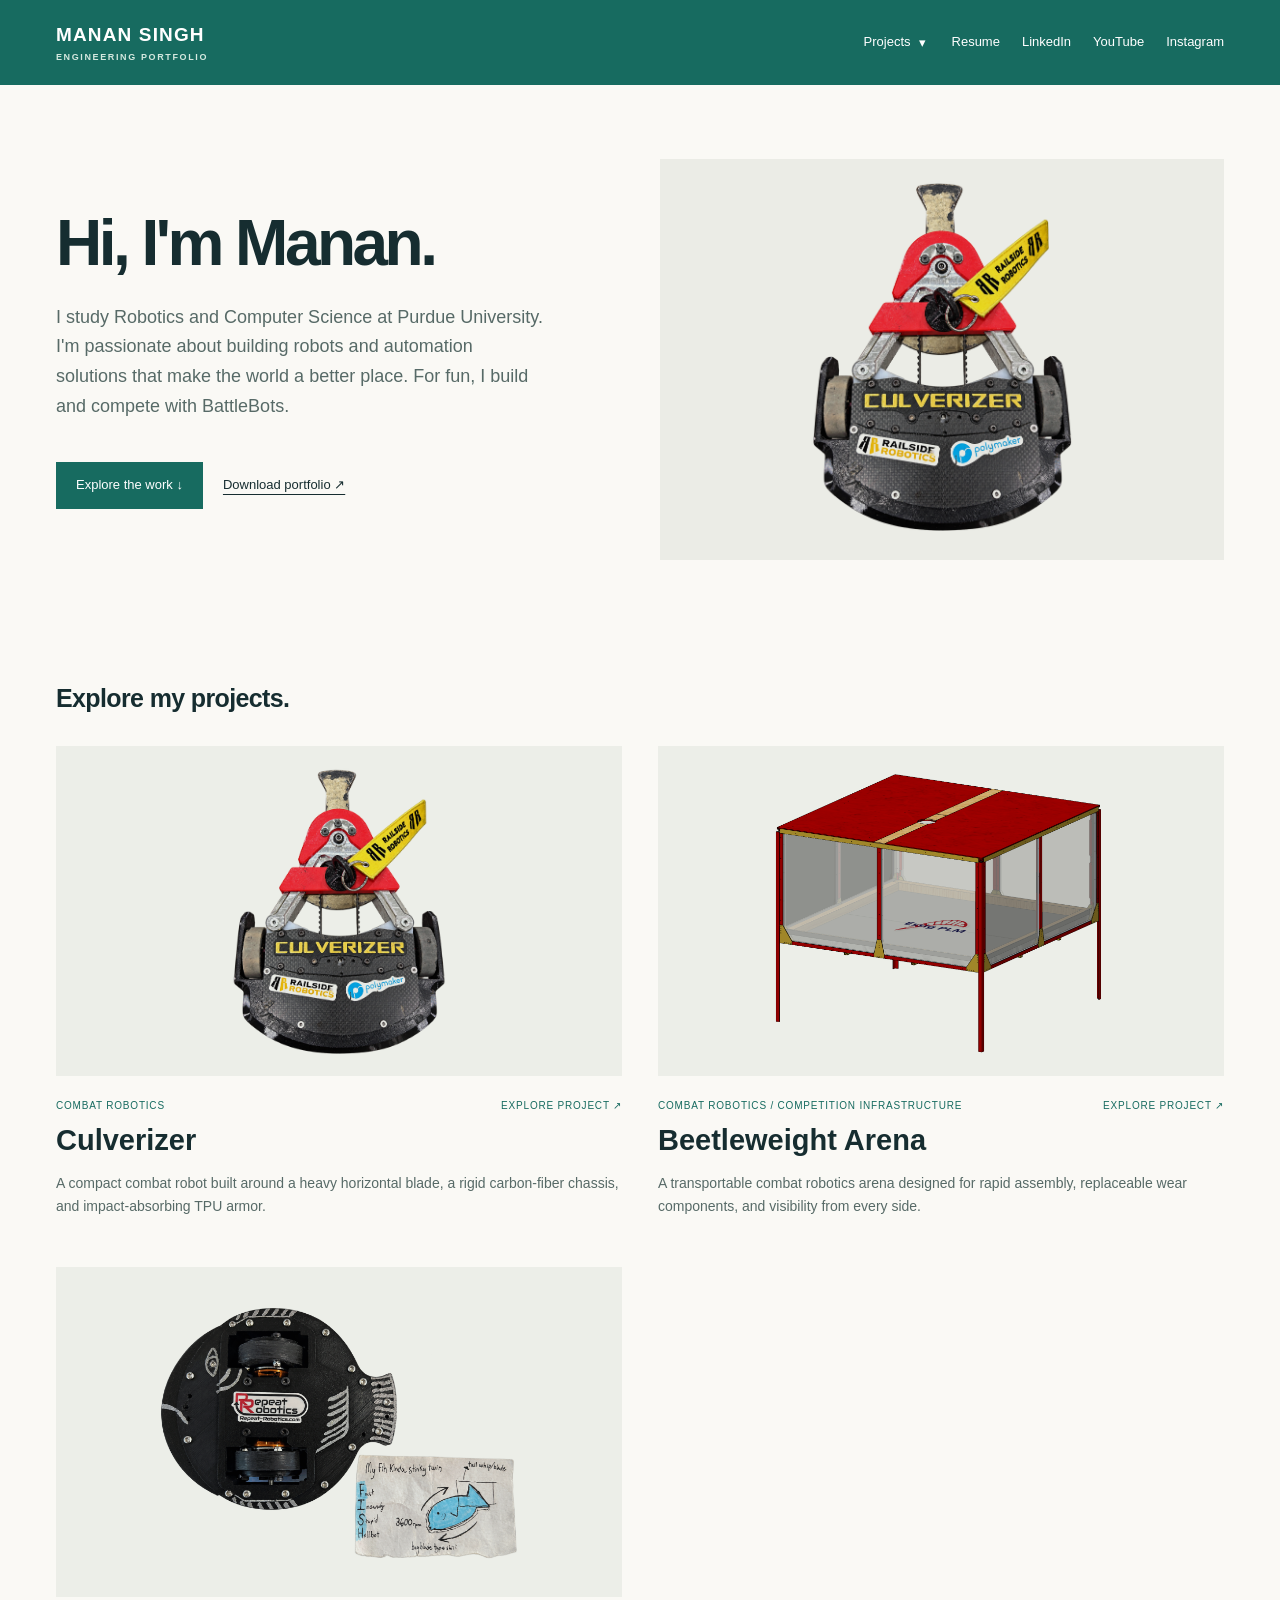
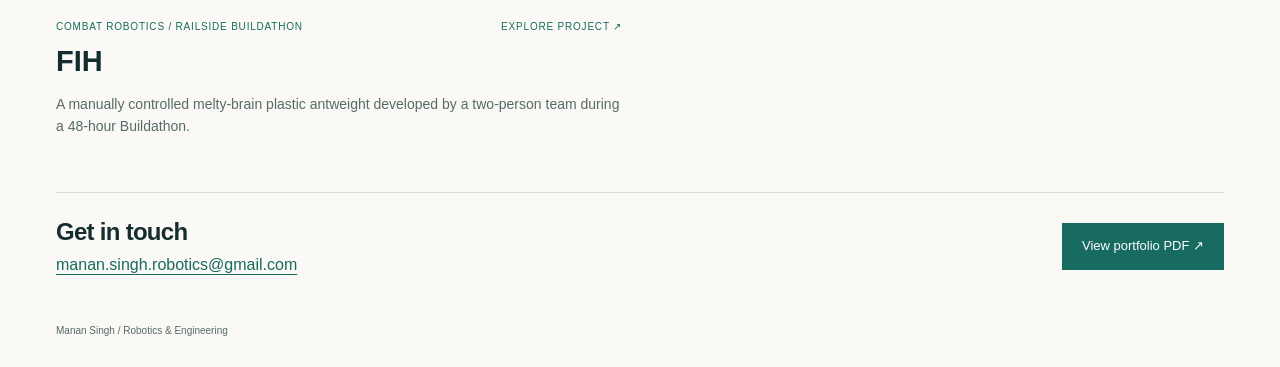
<file: index.html>
<!doctype html><html lang="en"><head><meta charset="utf-8"><meta name="viewport" content="width=device-width, initial-scale=1"><title>Home | Manan Singh</title><meta name="description" content="I study Robotics and Computer Science at Purdue University. I&#x27;m passionate about building robots and automation solutions that make the world a better place. For fun, I build and compete with BattleBots."><meta property="og:type" content="website"><meta property="og:title" content="Home | Manan Singh"><meta property="og:description" content="I study Robotics and Computer Science at Purdue University. I&#x27;m passionate about building robots and automation solutions that make the world a better place. For fun, I build and compete with BattleBots."><meta name="twitter:title" content="Home | Manan Singh"><meta name="twitter:description" content="I study Robotics and Computer Science at Purdue University. I&#x27;m passionate about building robots and automation solutions that make the world a better place. For fun, I build and compete with BattleBots."><meta name="twitter:card" content="summary"><link rel="stylesheet" href="style.css"></head><body><a class="skip" href="#main">Skip to content</a><header><a class="wordmark" href="index.html">MANAN SINGH<span>ENGINEERING PORTFOLIO</span></a><nav aria-label="Main navigation"><div class="projects-nav"><a href="index.html#work">Projects</a><details><summary aria-label="Show project categories" aria-controls="projects-menu">▾</summary></details><div class="projects-menu" id="projects-menu"><a href="combat-robotics.html">Combat Robotics</a></div></div><a href="documents/resume.pdf">Resume</a><a href="https://www.linkedin.com/in/manansingh18" target="_blank" rel="noopener noreferrer">LinkedIn</a><a href="https://www.youtube.com/@phenom4n4n" target="_blank" rel="noopener noreferrer">YouTube</a><a href="https://www.instagram.com/theboilerbreaker/" target="_blank" rel="noopener noreferrer">Instagram</a></nav></header><main id="main"><section class="hero"><div><h1>Hi, I&#x27;m Manan.</h1><p class="lead">I study Robotics and Computer Science at Purdue University. I&#x27;m passionate about building robots and automation solutions that make the world a better place. For fun, I build and compete with BattleBots.</p><a class="button" href="#work">Explore the work ↓</a><a class="text-link" href="portfolio.pdf">Download portfolio ↗</a></div><figure><img src="media/culverizer-photo-cutout.png" alt="Culverizer with its background removed, showing the chassis, weapon, and attached safety tag." width="1086" height="1448" fetchpriority="high"></figure></section><section id="work"><div class="section-heading"><h2>Explore my projects.</h2></div><div class="projects"><a class="project-card" href="culverizer.html"><div class="card-image"><img src="media/culverizer-photo-cutout.png" alt="Culverizer with its background removed, showing the chassis, weapon, and attached safety tag." width="1086" height="1448" loading="lazy"></div><div class="card-meta"><span>Combat robotics</span><span>Explore project ↗</span></div><h3>Culverizer</h3><p>A compact combat robot built around a heavy horizontal blade, a rigid carbon-fiber chassis, and impact-absorbing TPU armor.</p></a><a class="project-card" href="arena.html"><div class="card-image"><img src="media/arena.png" alt="Arena CAD assembly with an elevated floor and clear wall panels." width="1500" height="1130" loading="lazy"></div><div class="card-meta"><span>Combat Robotics / Competition Infrastructure</span><span>Explore project ↗</span></div><h3>Beetleweight Arena</h3><p>A transportable combat robotics arena designed for rapid assembly, replaceable wear components, and visibility from every side.</p></a><a class="project-card" href="fih.html"><div class="card-image"><img src="media/fih-finished-cutout-draft.png" alt="FIH with its original fish concept sketch." width="1448" height="1086" loading="lazy"></div><div class="card-meta"><span>Combat robotics / Railside Buildathon</span><span>Explore project ↗</span></div><h3>FIH</h3><p>A manually controlled melty-brain plastic antweight developed by a two-person team during a 48-hour Buildathon.</p></a></div></section><section class="closing homepage-contact" aria-labelledby="contact-title"><div><h2 id="contact-title">Get in touch</h2><a class="section-link" href="mailto:manan.singh.robotics@gmail.com">manan.singh.robotics@gmail.com</a></div><a class="button" href="portfolio.pdf">View portfolio PDF <span aria-hidden="true">↗</span></a></section></main><footer><span>Manan Singh / Robotics &amp; Engineering</span></footer><script src="navigation.js" defer></script></body></html>
</file>
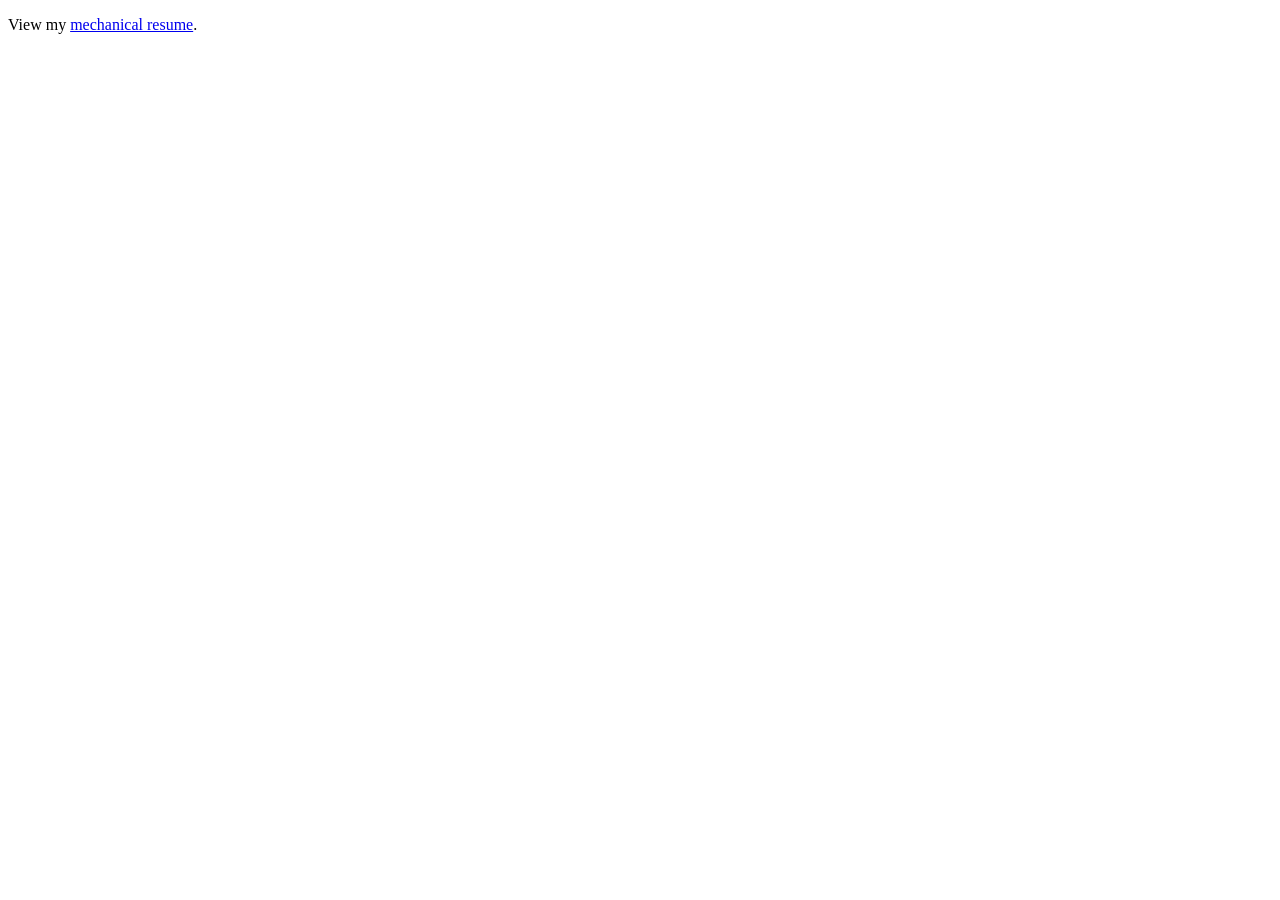
<file: resume/index.html>
<!doctype html><html lang="en"><head><meta charset="utf-8"><meta name="viewport" content="width=device-width, initial-scale=1"><title>Resume</title><meta http-equiv="refresh" content="0; url=../documents/resume.pdf"></head><body><p>View my <a href="../documents/resume.pdf">mechanical resume</a>.</p></body></html>
</file>
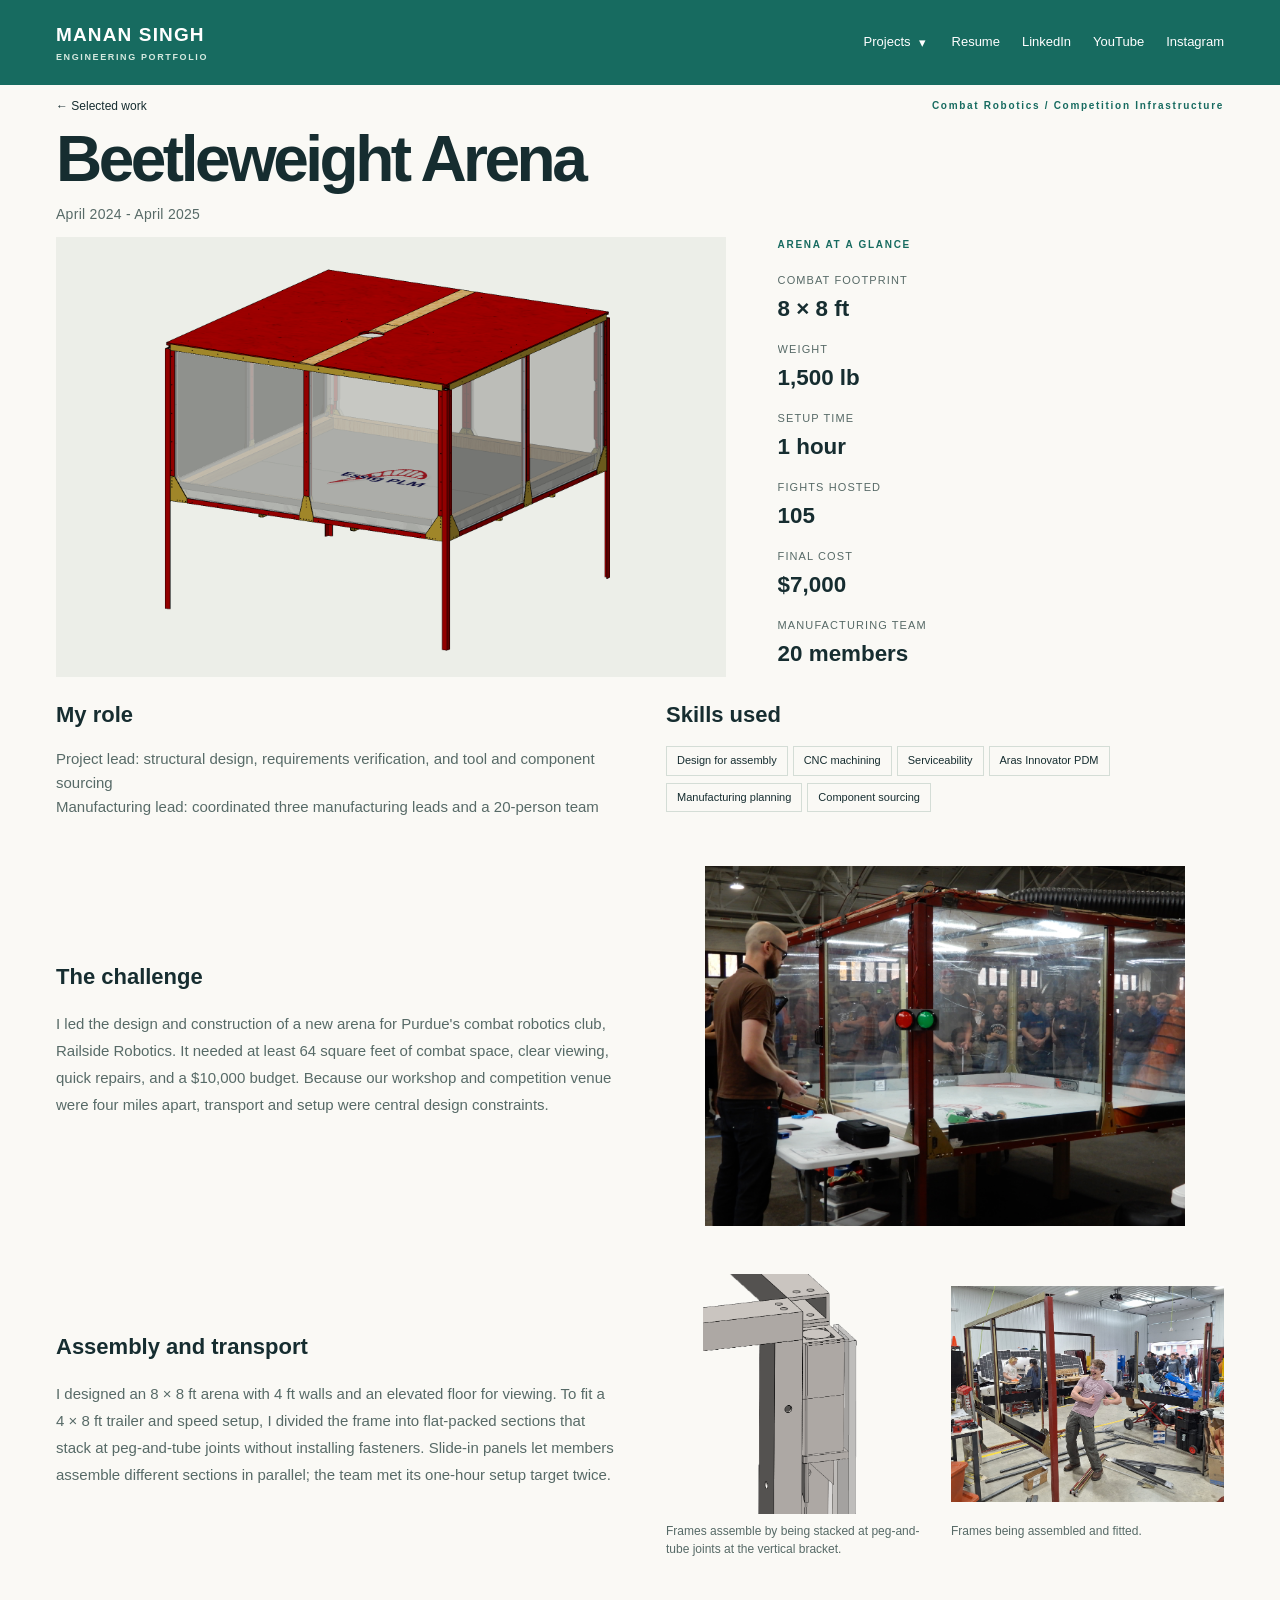
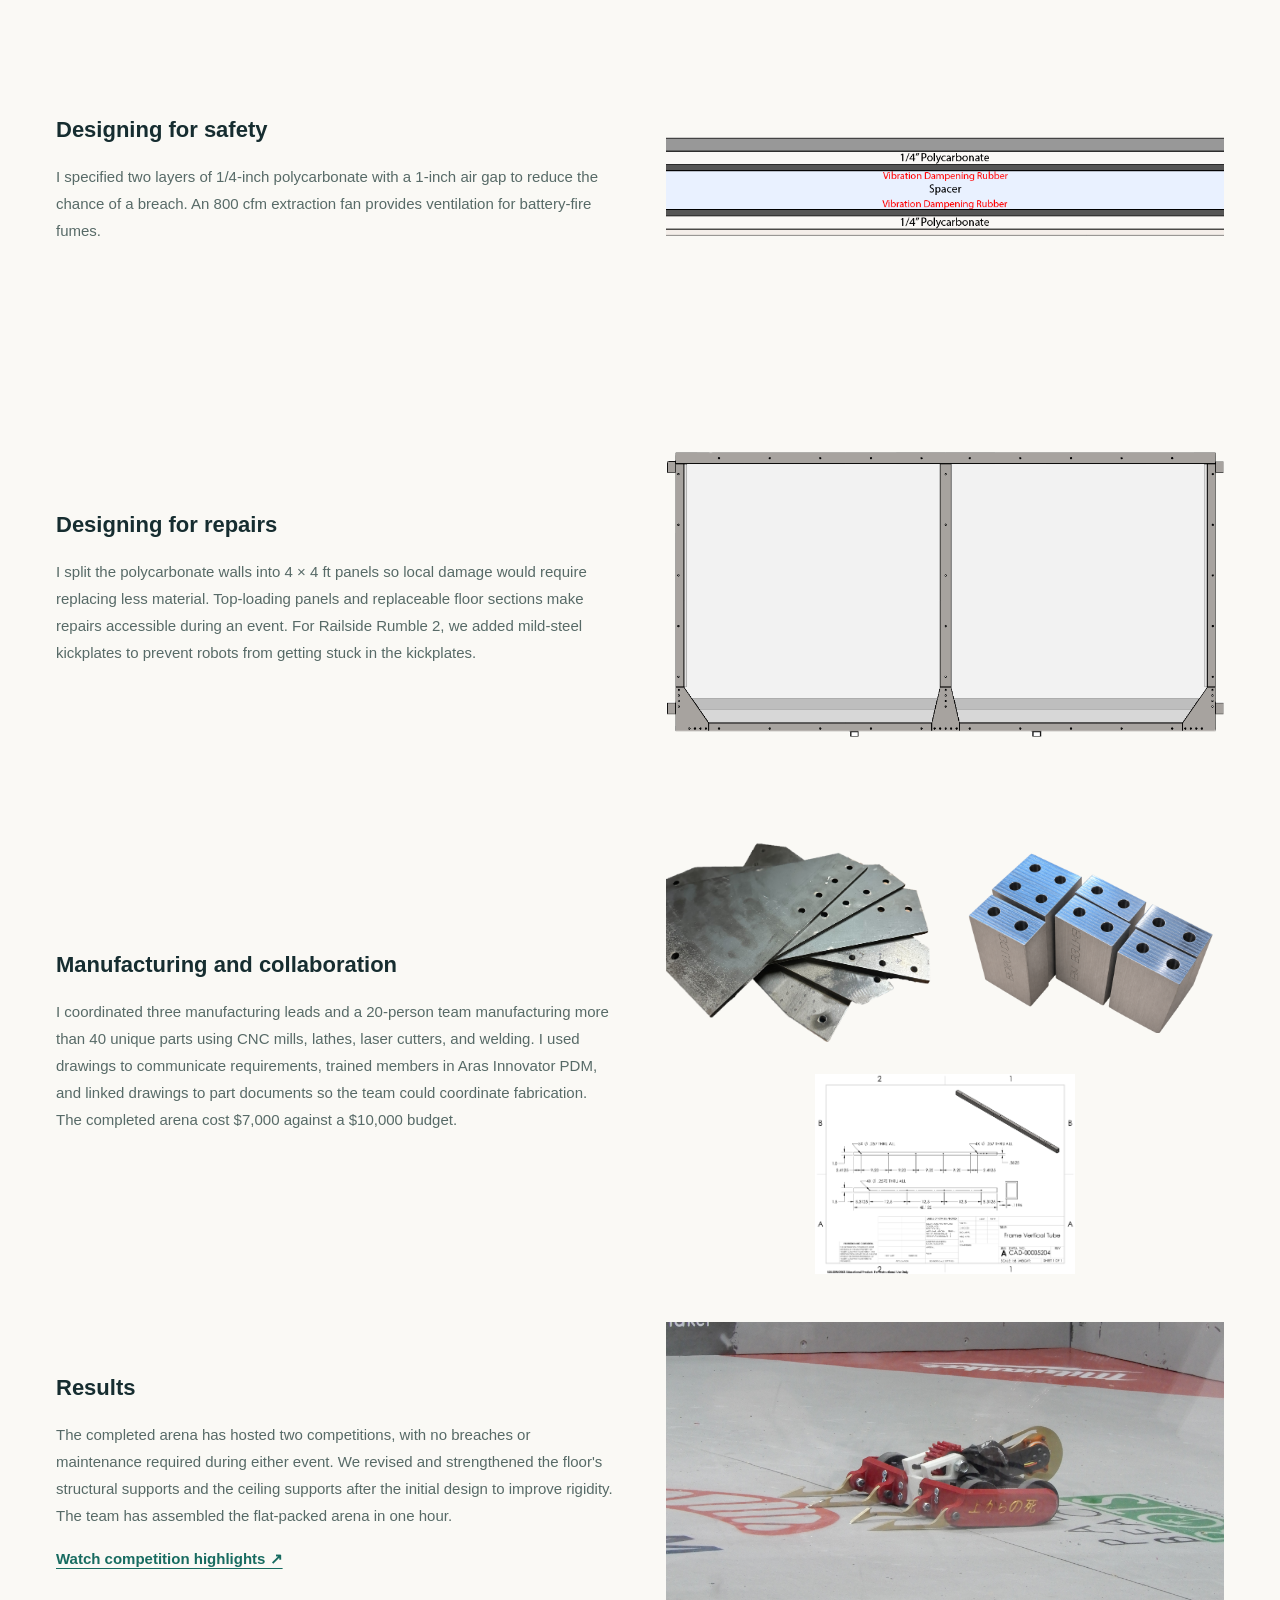
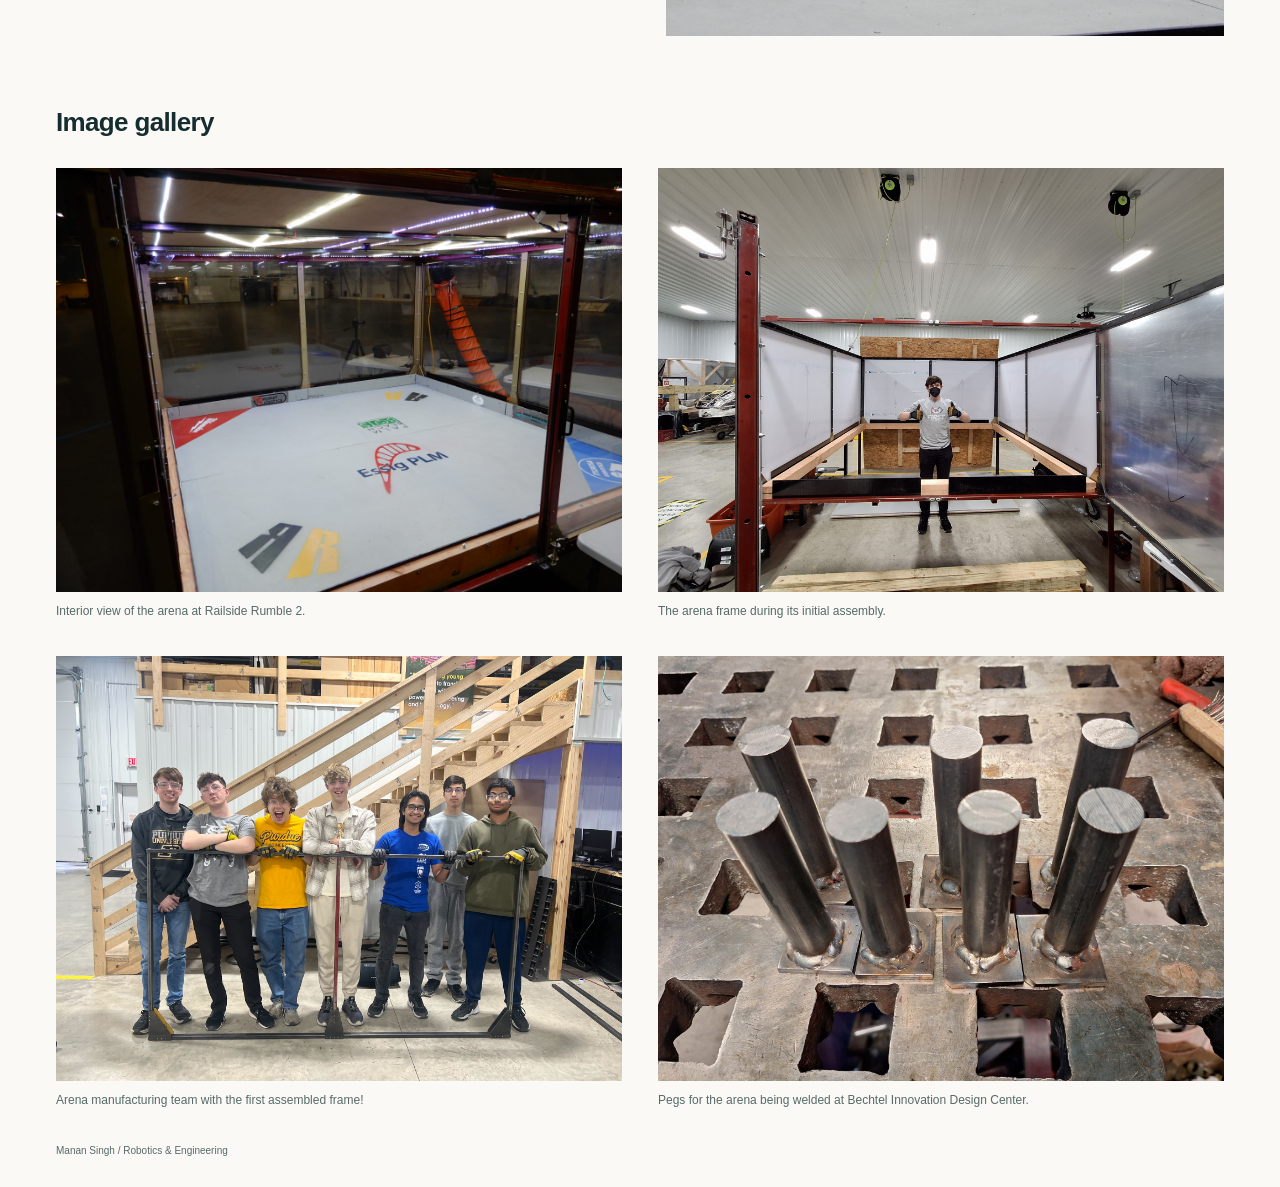
<file: arena.html>
<!doctype html><html lang="en"><head><meta charset="utf-8"><meta name="viewport" content="width=device-width, initial-scale=1"><title>Beetleweight Arena | Manan Singh</title><meta name="description" content="A transportable combat robotics arena designed for rapid assembly, replaceable wear components, and visibility from every side."><meta property="og:type" content="website"><meta property="og:title" content="Beetleweight Arena | Manan Singh"><meta property="og:description" content="A transportable combat robotics arena designed for rapid assembly, replaceable wear components, and visibility from every side."><meta name="twitter:title" content="Beetleweight Arena | Manan Singh"><meta name="twitter:description" content="A transportable combat robotics arena designed for rapid assembly, replaceable wear components, and visibility from every side."><meta property="og:image" content="https://manans.tech/media/arena.png"><meta name="twitter:card" content="summary_large_image"><meta name="twitter:image" content="https://manans.tech/media/arena.png"><link rel="stylesheet" href="style.css"></head><body><a class="skip" href="#main">Skip to content</a><header><a class="wordmark" href="index.html">MANAN SINGH<span>ENGINEERING PORTFOLIO</span></a><nav aria-label="Main navigation"><div class="projects-nav"><a href="index.html#work">Projects</a><details><summary aria-label="Show project categories" aria-controls="projects-menu">▾</summary></details><div class="projects-menu" id="projects-menu"><a href="combat-robotics.html">Combat Robotics</a></div></div><a href="documents/resume.pdf">Resume</a><a href="https://www.linkedin.com/in/manansingh18" target="_blank" rel="noopener noreferrer">LinkedIn</a><a href="https://www.youtube.com/@phenom4n4n" target="_blank" rel="noopener noreferrer">YouTube</a><a href="https://www.instagram.com/theboilerbreaker/" target="_blank" rel="noopener noreferrer">Instagram</a></nav></header><main id="main"><div class="project-heading"><a href="index.html#work">← Selected work</a><p class="eyebrow">Combat Robotics / Competition Infrastructure</p><h1>Beetleweight Arena</h1><p class="project-dates">April 2024 - April 2025</p></div><div class="robot-overview"><figure><div class="robot-image"><img src="media/arena.png" alt="Arena CAD assembly with an elevated floor and clear wall panels." width="1500" height="1130" fetchpriority="high"></div></figure><aside class="robot-facts"><p class="eyebrow">ARENA AT A GLANCE</p><dl><div><dt>Combat footprint</dt><dd>8 × 8 ft</dd></div><div><dt>Weight</dt><dd>1,500 lb</dd></div><div><dt>Setup time</dt><dd>1 hour</dd></div><div><dt>Fights hosted</dt><dd>105</dd></div><div><dt>Final cost</dt><dd>$7,000</dd></div><div><dt>Manufacturing team</dt><dd>20 members</dd></div></dl></aside></div><div class="story"><div class="role-skills"><section class="project-role"><h2>My role</h2><p>Project lead: structural design, requirements verification, and tool and component sourcing<br>Manufacturing lead: coordinated three manufacturing leads and a 20-person team</p></section><aside><h2>Skills used</h2><span class="tag">Design for assembly</span><span class="tag">CNC machining</span><span class="tag">Serviceability</span><span class="tag">Aras Innovator PDM</span><span class="tag">Manufacturing planning</span><span class="tag">Component sourcing</span></aside></div><section class="project-section"><div><h2>The challenge</h2><p>I led the design and construction of a new arena for Purdue&#x27;s combat robotics club, Railside Robotics. It needed at least 64 square feet of combat space, clear viewing, quick repairs, and a $10,000 budget. Because our workshop and competition venue were four miles apart, transport and setup were central design constraints.</p></div><figure><img src="media/arena-event.jpeg" alt="The arena hosting a combat robotics match at Railside Rumble 2." width="5184" height="3888" loading="lazy"></figure></section><section class="project-section"><div><h2>Assembly and transport</h2><p>I designed an 8 × 8 ft arena with 4 ft walls and an elevated floor for viewing. To fit a 4 × 8 ft trailer and speed setup, I divided the frame into flat-packed sections that stack at peg-and-tube joints without installing fasteners. Slide-in panels let members assemble different sections in parallel; the team met its one-hour setup target twice.</p></div><figure><div class="section-image-item"><img src="media/joint.png" alt="Frames assemble by being stacked at peg-and-tube joints at the vertical bracket." width="626" height="753" loading="lazy"><figcaption>Frames assemble by being stacked at peg-and-tube joints at the vertical bracket.</figcaption></div><div class="section-image-item"><img src="media/arena-frame-construction.jpg" alt="Frames being assembled and fitted." width="3222" height="2556" loading="lazy"><figcaption>Frames being assembled and fitted.</figcaption></div></figure></section><section class="project-section"><div><h2>Designing for safety</h2><p>I specified two layers of 1/4-inch polycarbonate with a 1-inch air gap to reduce the chance of a breach. An 800 cfm extraction fan provides ventilation for battery-fire fumes.</p></div><figure><img src="media/arena-wall-layers.png" alt="Original design diagram showing the layered arena wall." width="874" height="155" loading="lazy"></figure></section><section class="project-section"><div><h2>Designing for repairs</h2><p>I split the polycarbonate walls into 4 × 4 ft panels so local damage would require replacing less material. Top-loading panels and replaceable floor sections make repairs accessible during an event. For Railside Rumble 2, we added mild-steel kickplates to prevent robots from getting stuck in the kickplates.</p></div><figure><img src="media/arena-repair-wall.png" alt="Arena wall frame and replaceable panels." width="993" height="507" loading="lazy"></figure></section><section class="project-section"><div><h2>Manufacturing and collaboration</h2><p>I coordinated three manufacturing leads and a 20-person team manufacturing more than 40 unique parts using CNC mills, lathes, laser cutters, and welding. I used drawings to communicate requirements, trained members in Aras Innovator PDM, and linked drawings to part documents so the team could coordinate fabrication. The completed arena cost $7,000 against a $10,000 budget.</p></div><figure class="manufacturing-images"><img src="media/arena-fabricated-plates.png" alt="Fabricated arena plates." width="2814" height="2214" loading="lazy"><img src="media/arena-machined-blocks.png" alt="Machined arena components." width="1536" height="1024" loading="lazy"><img src="media/arena-part-drawing.png" alt="Arena frame manufacturing drawing." width="1178" height="909" loading="lazy"></figure></section><section class="project-section"><div><h2>Results</h2><p>The completed arena has hosted two competitions, with no breaches or maintenance required during either event. We revised and strengthened the floor&#x27;s structural supports and the ceiling supports after the initial design to improve rigidity. The team has assembled the flat-packed arena in one hour.</p><p><a class="section-link" href="https://www.youtube.com/watch?v=lEhGgaNjPc8" target="_blank" rel="noopener noreferrer">Watch competition highlights ↗</a></p></div><figure class="results-photo"><img src="media/arena-robot-match.jpeg" alt="A combat robot in the arena at Railside Rumble 2." width="3888" height="5184" loading="lazy"></figure></section></div><section class="gallery-section"><h2>Image gallery</h2><div class="gallery"><figure><img src="media/arena-interior.jpeg" alt="Interior view of the arena at Railside Rumble 2." width="5184" height="3888" loading="lazy"><figcaption>Interior view of the arena at Railside Rumble 2.</figcaption></figure><figure><img src="media/arena-frame-assembly.jpg" alt="The arena frame during its initial assembly." width="4000" height="3000" loading="lazy"><figcaption>The arena frame during its initial assembly.</figcaption></figure><figure><img src="media/arena-team-frame.png" alt="Arena manufacturing team with the first assembled frame!" width="2048" height="1536" loading="lazy"><figcaption>Arena manufacturing team with the first assembled frame!</figcaption></figure><figure><img src="media/arena-peg-welding.jpg" alt="Pegs for the arena being welded at Bechtel Innovation Design Center." width="3735" height="2801" loading="lazy"><figcaption>Pegs for the arena being welded at Bechtel Innovation Design Center.</figcaption></figure></div></section></main><footer><span>Manan Singh / Robotics &amp; Engineering</span></footer><script src="navigation.js" defer></script><script src="image-viewer.js" defer></script></body></html>
</file>
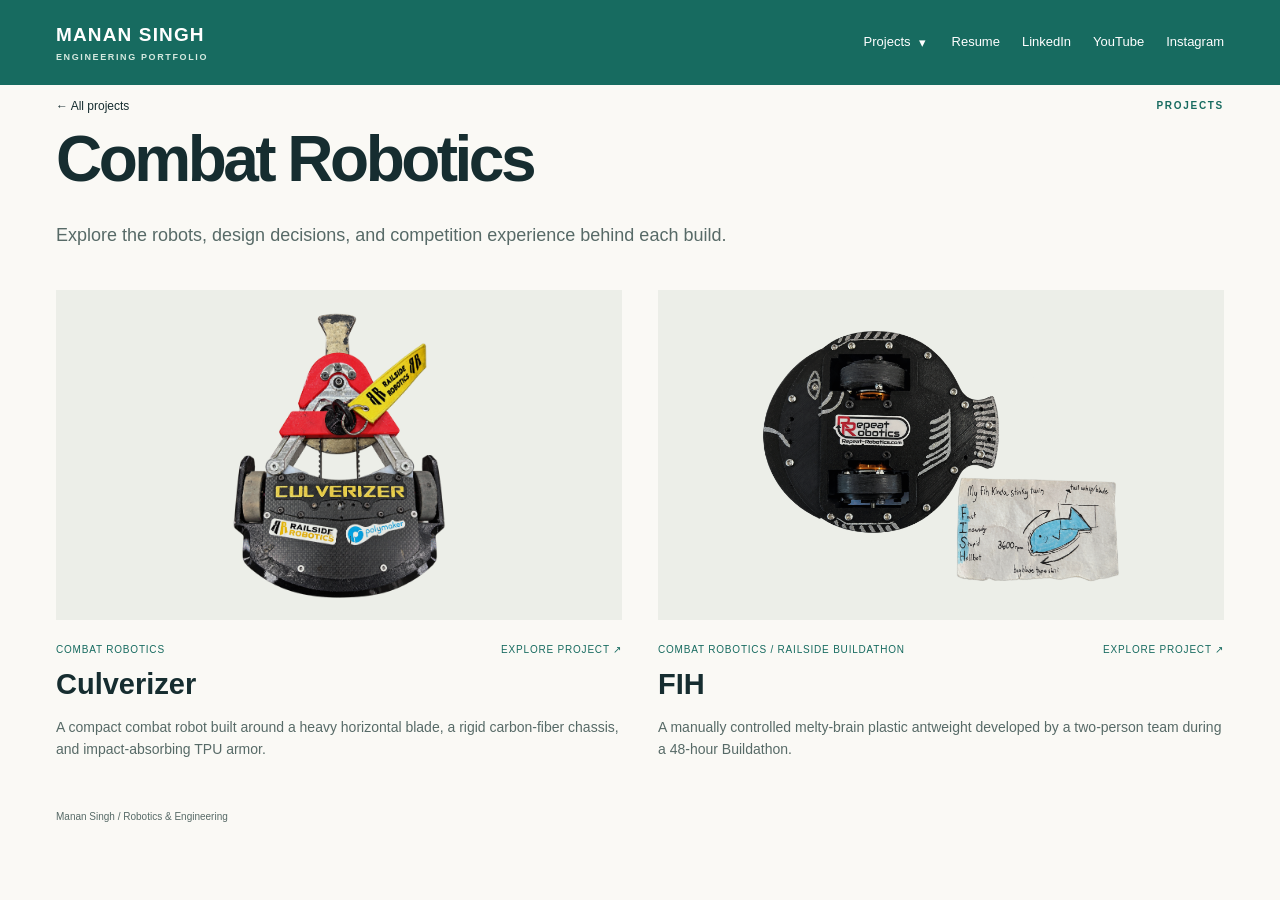
<file: combat-robotics.html>
<!doctype html><html lang="en"><head><meta charset="utf-8"><meta name="viewport" content="width=device-width, initial-scale=1"><title>Combat Robotics | Manan Singh</title><meta name="description" content="I study Robotics and Computer Science at Purdue University. I&#x27;m passionate about building robots and automation solutions that make the world a better place. For fun, I build and compete with BattleBots."><meta property="og:type" content="website"><meta property="og:title" content="Combat Robotics | Manan Singh"><meta property="og:description" content="I study Robotics and Computer Science at Purdue University. I&#x27;m passionate about building robots and automation solutions that make the world a better place. For fun, I build and compete with BattleBots."><meta name="twitter:title" content="Combat Robotics | Manan Singh"><meta name="twitter:description" content="I study Robotics and Computer Science at Purdue University. I&#x27;m passionate about building robots and automation solutions that make the world a better place. For fun, I build and compete with BattleBots."><meta name="twitter:card" content="summary"><link rel="stylesheet" href="style.css"></head><body><a class="skip" href="#main">Skip to content</a><header><a class="wordmark" href="index.html">MANAN SINGH<span>ENGINEERING PORTFOLIO</span></a><nav aria-label="Main navigation"><div class="projects-nav"><a href="index.html#work">Projects</a><details><summary aria-label="Show project categories" aria-controls="projects-menu">▾</summary></details><div class="projects-menu" id="projects-menu"><a href="combat-robotics.html">Combat Robotics</a></div></div><a href="documents/resume.pdf">Resume</a><a href="https://www.linkedin.com/in/manansingh18" target="_blank" rel="noopener noreferrer">LinkedIn</a><a href="https://www.youtube.com/@phenom4n4n" target="_blank" rel="noopener noreferrer">YouTube</a><a href="https://www.instagram.com/theboilerbreaker/" target="_blank" rel="noopener noreferrer">Instagram</a></nav></header><main id="main"><div class="project-heading"><a href="index.html#work">← All projects</a><p class="eyebrow">PROJECTS</p><h1>Combat Robotics</h1><p class="lead">Explore the robots, design decisions, and competition experience behind each build.</p></div><div class="projects category-projects"><a class="project-card" href="culverizer.html"><div class="card-image"><img src="media/culverizer-photo-cutout.png" alt="Culverizer with its background removed, showing the chassis, weapon, and attached safety tag." width="1086" height="1448" loading="lazy"></div><div class="card-meta"><span>Combat robotics</span><span>Explore project ↗</span></div><h3>Culverizer</h3><p>A compact combat robot built around a heavy horizontal blade, a rigid carbon-fiber chassis, and impact-absorbing TPU armor.</p></a><a class="project-card" href="fih.html"><div class="card-image"><img src="media/fih-finished-cutout-draft.png" alt="FIH with its original fish concept sketch." width="1448" height="1086" loading="lazy"></div><div class="card-meta"><span>Combat robotics / Railside Buildathon</span><span>Explore project ↗</span></div><h3>FIH</h3><p>A manually controlled melty-brain plastic antweight developed by a two-person team during a 48-hour Buildathon.</p></a></div></main><footer><span>Manan Singh / Robotics &amp; Engineering</span></footer><script src="navigation.js" defer></script></body></html>
</file>
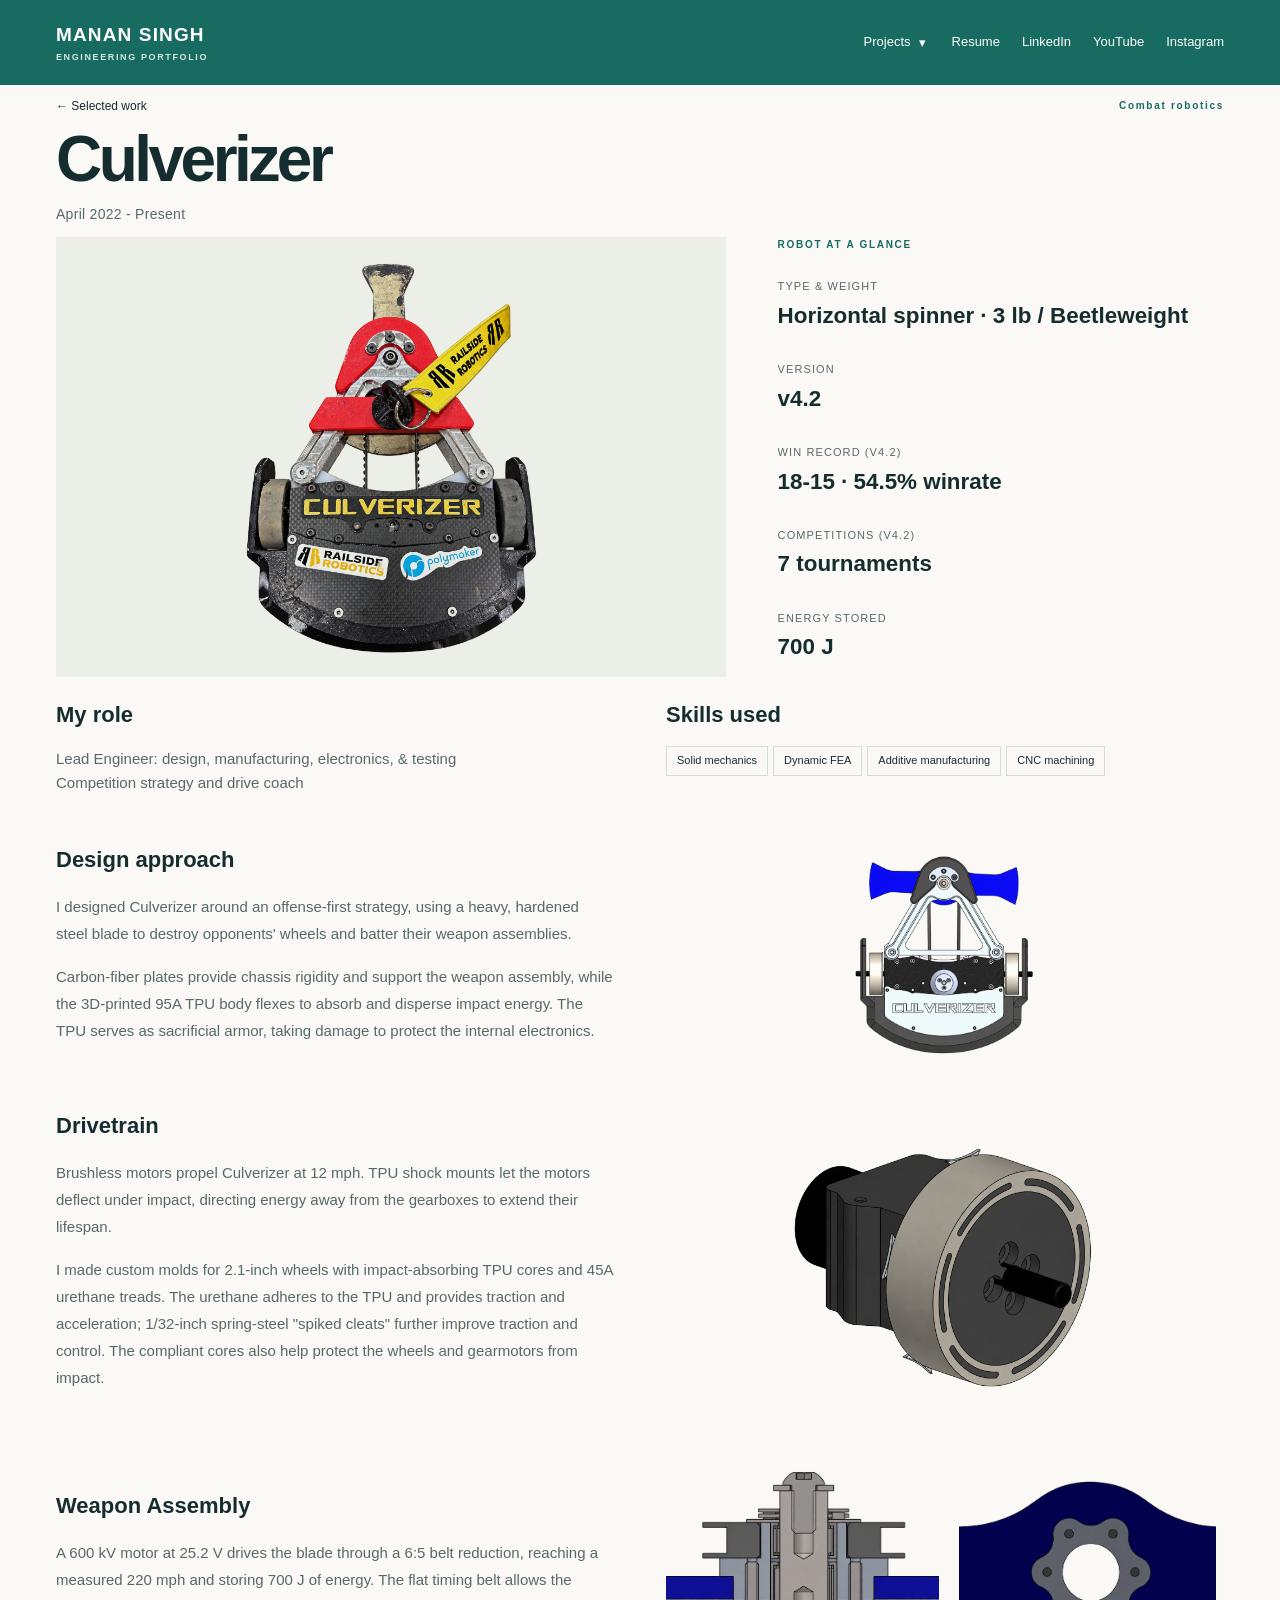
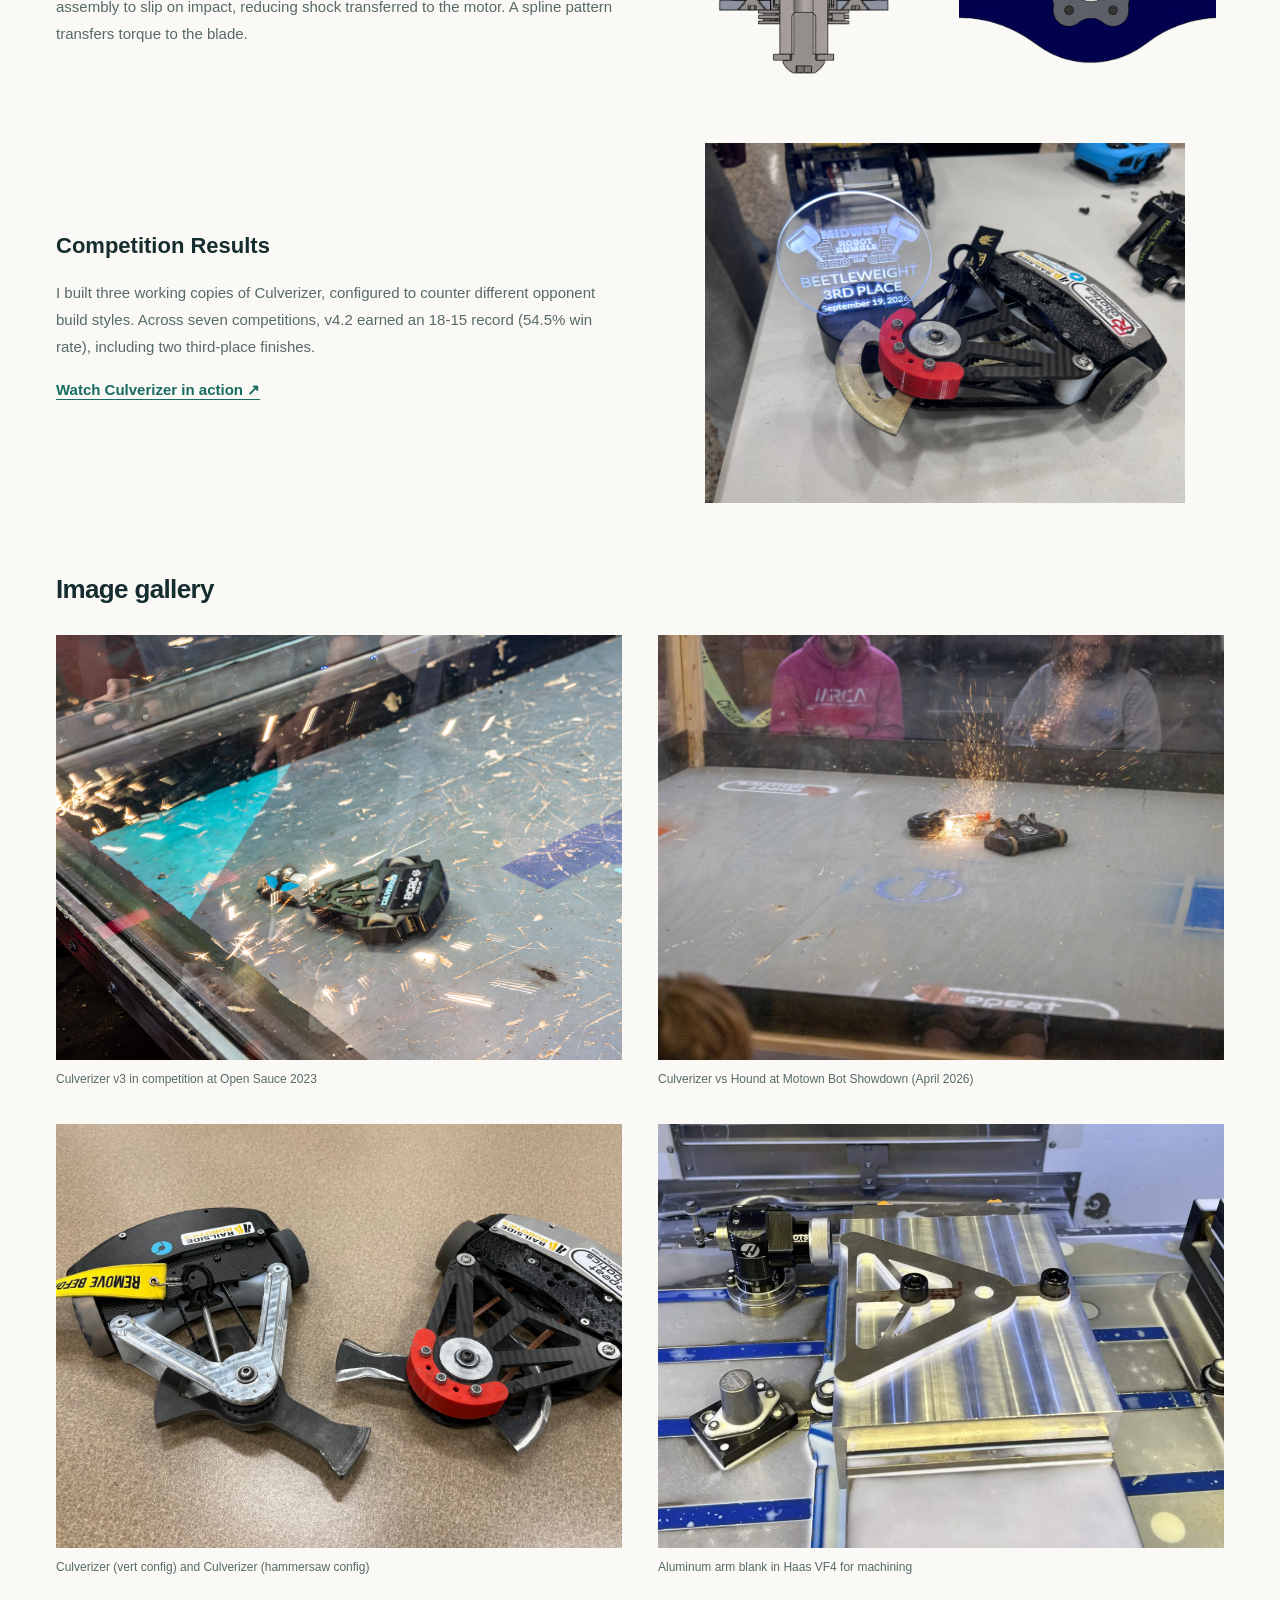
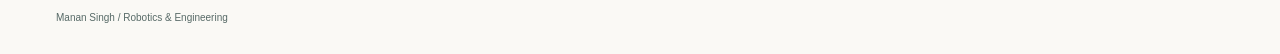
<file: culverizer.html>
<!doctype html><html lang="en"><head><meta charset="utf-8"><meta name="viewport" content="width=device-width, initial-scale=1"><title>Culverizer | Manan Singh</title><meta name="description" content="A compact combat robot built around a heavy horizontal blade, a rigid carbon-fiber chassis, and impact-absorbing TPU armor."><meta property="og:type" content="website"><meta property="og:title" content="Culverizer | Manan Singh"><meta property="og:description" content="A compact combat robot built around a heavy horizontal blade, a rigid carbon-fiber chassis, and impact-absorbing TPU armor."><meta name="twitter:title" content="Culverizer | Manan Singh"><meta name="twitter:description" content="A compact combat robot built around a heavy horizontal blade, a rigid carbon-fiber chassis, and impact-absorbing TPU armor."><meta property="og:image" content="https://manans.tech/media/culverizer-photo-cutout.png"><meta name="twitter:card" content="summary_large_image"><meta name="twitter:image" content="https://manans.tech/media/culverizer-photo-cutout.png"><link rel="stylesheet" href="style.css"></head><body><a class="skip" href="#main">Skip to content</a><header><a class="wordmark" href="index.html">MANAN SINGH<span>ENGINEERING PORTFOLIO</span></a><nav aria-label="Main navigation"><div class="projects-nav"><a href="index.html#work">Projects</a><details><summary aria-label="Show project categories" aria-controls="projects-menu">▾</summary></details><div class="projects-menu" id="projects-menu"><a href="combat-robotics.html">Combat Robotics</a></div></div><a href="documents/resume.pdf">Resume</a><a href="https://www.linkedin.com/in/manansingh18" target="_blank" rel="noopener noreferrer">LinkedIn</a><a href="https://www.youtube.com/@phenom4n4n" target="_blank" rel="noopener noreferrer">YouTube</a><a href="https://www.instagram.com/theboilerbreaker/" target="_blank" rel="noopener noreferrer">Instagram</a></nav></header><main id="main"><div class="project-heading"><a href="index.html#work">← Selected work</a><p class="eyebrow">Combat robotics</p><h1>Culverizer</h1><p class="project-dates">April 2022 - Present</p></div><div class="robot-overview"><figure><div class="robot-image"><img src="media/culverizer-photo-cutout.png" alt="Culverizer with its background removed, showing the chassis, weapon, and attached safety tag." width="1086" height="1448" fetchpriority="high"></div></figure><aside class="robot-facts"><p class="eyebrow">ROBOT AT A GLANCE</p><dl><div><dt>Type &amp; weight</dt><dd>Horizontal spinner · 3 lb / Beetleweight</dd></div><div><dt>Version</dt><dd>v4.2</dd></div><div><dt>Win record (v4.2)</dt><dd>18-15 · 54.5% winrate</dd></div><div><dt>Competitions (v4.2)</dt><dd>7 tournaments</dd></div><div><dt>Energy stored</dt><dd>700 J</dd></div></dl></aside></div><div class="story"><div class="role-skills"><section class="project-role"><h2>My role</h2><p>Lead Engineer: design, manufacturing, electronics, &amp; testing<br>Competition strategy and drive coach</p></section><aside><h2>Skills used</h2><span class="tag">Solid mechanics</span><span class="tag">Dynamic FEA</span><span class="tag">Additive manufacturing</span><span class="tag">CNC machining</span></aside></div><section class="project-section"><div><h2>Design approach</h2><p>I designed Culverizer around an offense-first strategy, using a heavy, hardened steel blade to destroy opponents&#x27; wheels and batter their weapon assemblies.</p><p>Carbon-fiber plates provide chassis rigidity and support the weapon assembly, while the 3D-printed 95A TPU body flexes to absorb and disperse impact energy. The TPU serves as sacrificial armor, taking damage to protect the internal electronics.</p></div><figure class="text-height-image"><img src="media/culverizer-design-approach-cutout.png" alt="Top-view CAD assembly of Culverizer showing the weapon, chassis, wheels, and armor." width="1241" height="1267" loading="lazy"></figure></section><section class="project-section"><div><h2>Drivetrain</h2><p>Brushless motors propel Culverizer at 12 mph. TPU shock mounts let the motors deflect under impact, directing energy away from the gearboxes to extend their lifespan.</p><p>I made custom molds for 2.1-inch wheels with impact-absorbing TPU cores and 45A urethane treads. The urethane adheres to the TPU and provides traction and acceleration; 1/32-inch spring-steel &quot;spiked cleats&quot; further improve traction and control. The compliant cores also help protect the wheels and gearmotors from impact.</p></div><figure class="text-height-image"><img src="media/culverizer-drivetrain-cutout.png" alt="Culverizer drive assembly with a brushless motor, custom urethane wheel, and spring-steel cleats." width="1474" height="1067" loading="lazy"></figure></section><section class="project-section"><div><h2>Weapon Assembly</h2><p>A 600 kV motor at 25.2 V drives the blade through a 6:5 belt reduction, reaching a measured 220 mph and storing 700 J of energy. The flat timing belt allows the assembly to slip on impact, reducing shock transferred to the motor. A spline pattern transfers torque to the blade.</p></div><figure><img src="media/weapon-cross-section-cutout.png" alt="Cross-section of the weapon assembly." width="1363" height="1154" loading="lazy"><img src="media/weapon-spline-cutout.png" alt="Blade spline pattern." width="1299" height="1211" loading="lazy"></figure></section><section class="project-section"><div><h2>Competition Results</h2><p>I built three working copies of Culverizer, configured to counter different opponent build styles. Across seven competitions, v4.2 earned an 18-15 record (54.5% win rate), including two third-place finishes.</p><p><a class="section-link" href="https://www.youtube.com/watch?v=33ErYOWSm2E" target="_blank" rel="noopener noreferrer">Watch Culverizer in action ↗</a></p></div><figure><img src="media/culverizer-competition-results.jpg" alt="Culverizer beside its third-place award at Midwest Robot Rumble." width="4032" height="3024" loading="lazy"></figure></section></div><section class="gallery-section"><h2>Image gallery</h2><div class="gallery"><figure><img src="media/competition.png" alt="Culverizer v3 in competition at Open Sauce 2023" width="2048" height="1365" loading="lazy"><figcaption>Culverizer v3 in competition at Open Sauce 2023</figcaption></figure><figure><img src="media/culverizer-vs-hound.jpg" alt="Culverizer vs Hound at Motown Bot Showdown (April 2026)" width="5325" height="3552" loading="lazy"><figcaption>Culverizer vs Hound at Motown Bot Showdown (April 2026)</figcaption></figure><figure><img src="media/culverizer-configurations.jpg" alt="Culverizer (vert config) and Culverizer (hammersaw config)" width="3115" height="2160" loading="lazy"><figcaption>Culverizer (vert config) and Culverizer (hammersaw config)</figcaption></figure><figure><img src="media/culverizer-arm-machining.png" alt="Aluminum arm blank in Haas VF4 for machining" width="1095" height="766" loading="lazy"><figcaption>Aluminum arm blank in Haas VF4 for machining</figcaption></figure></div></section></main><footer><span>Manan Singh / Robotics &amp; Engineering</span></footer><script src="navigation.js" defer></script><script src="image-viewer.js" defer></script></body></html>
</file>
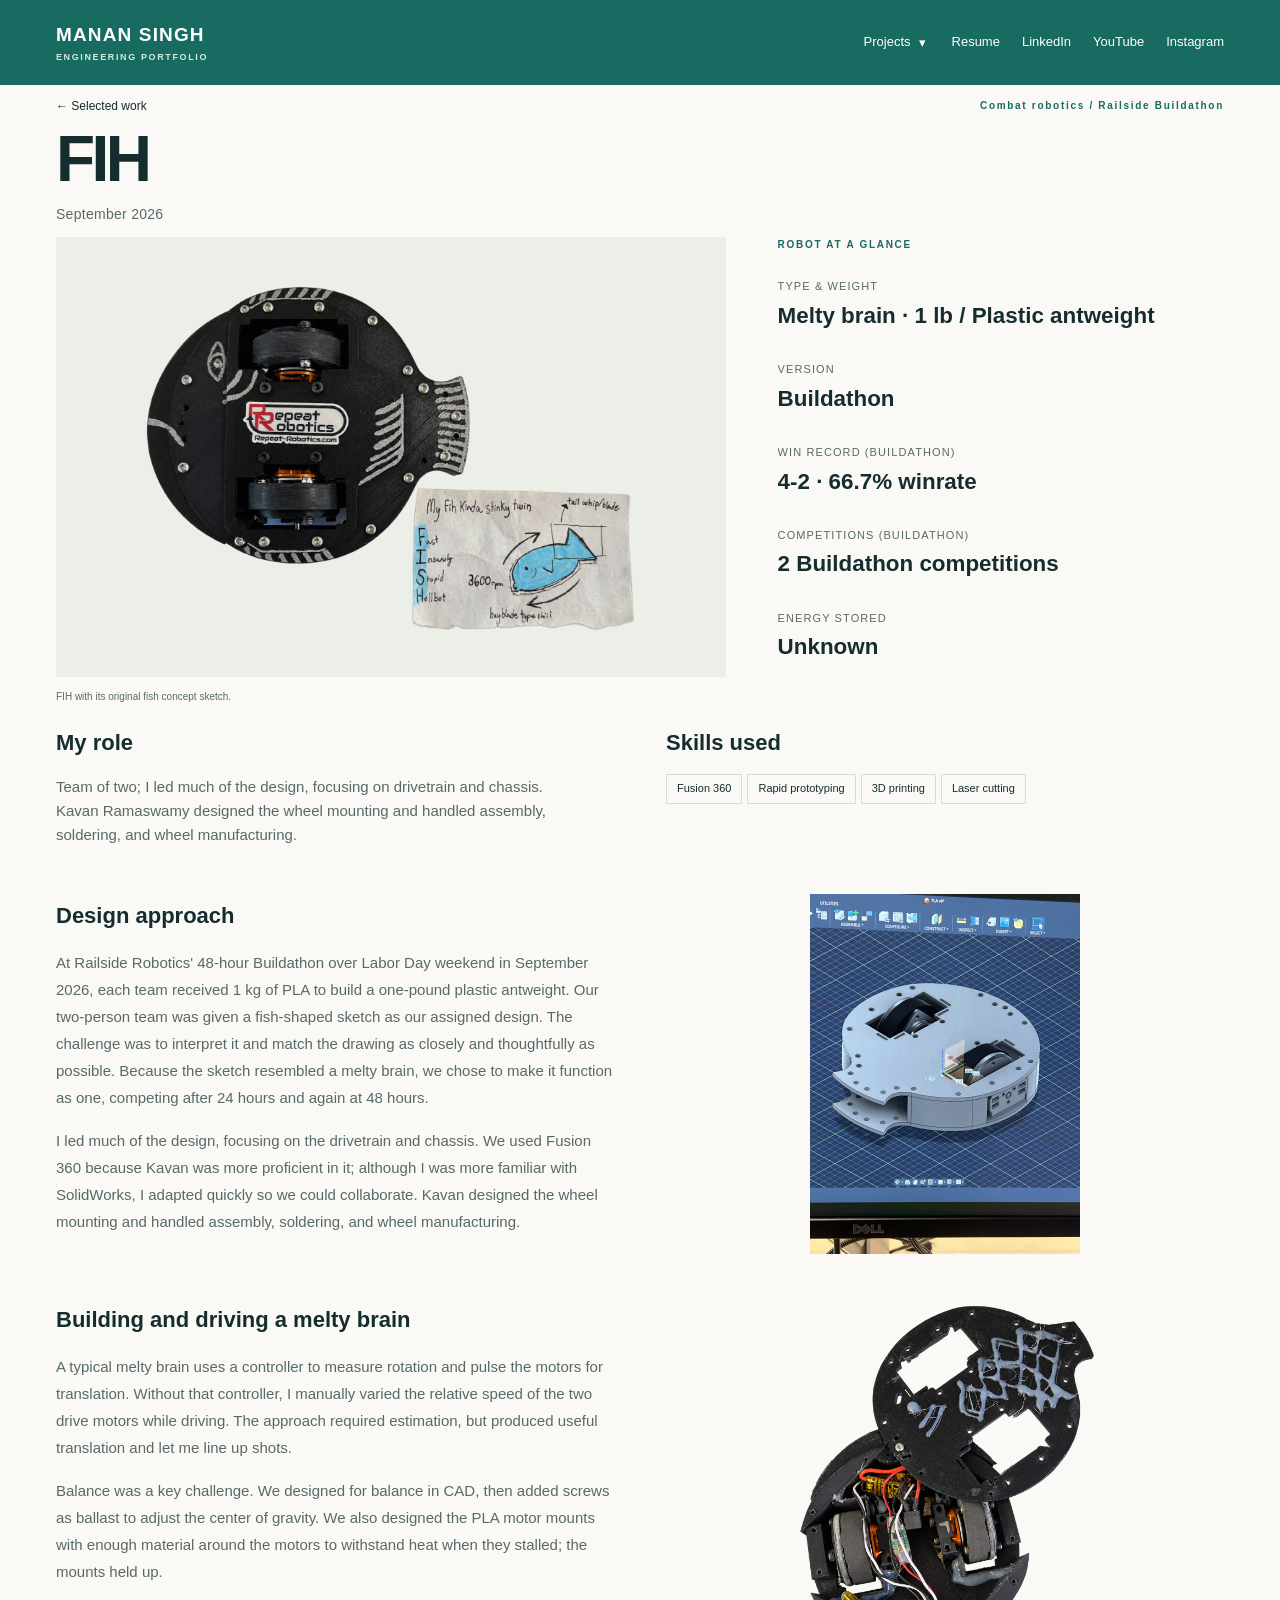
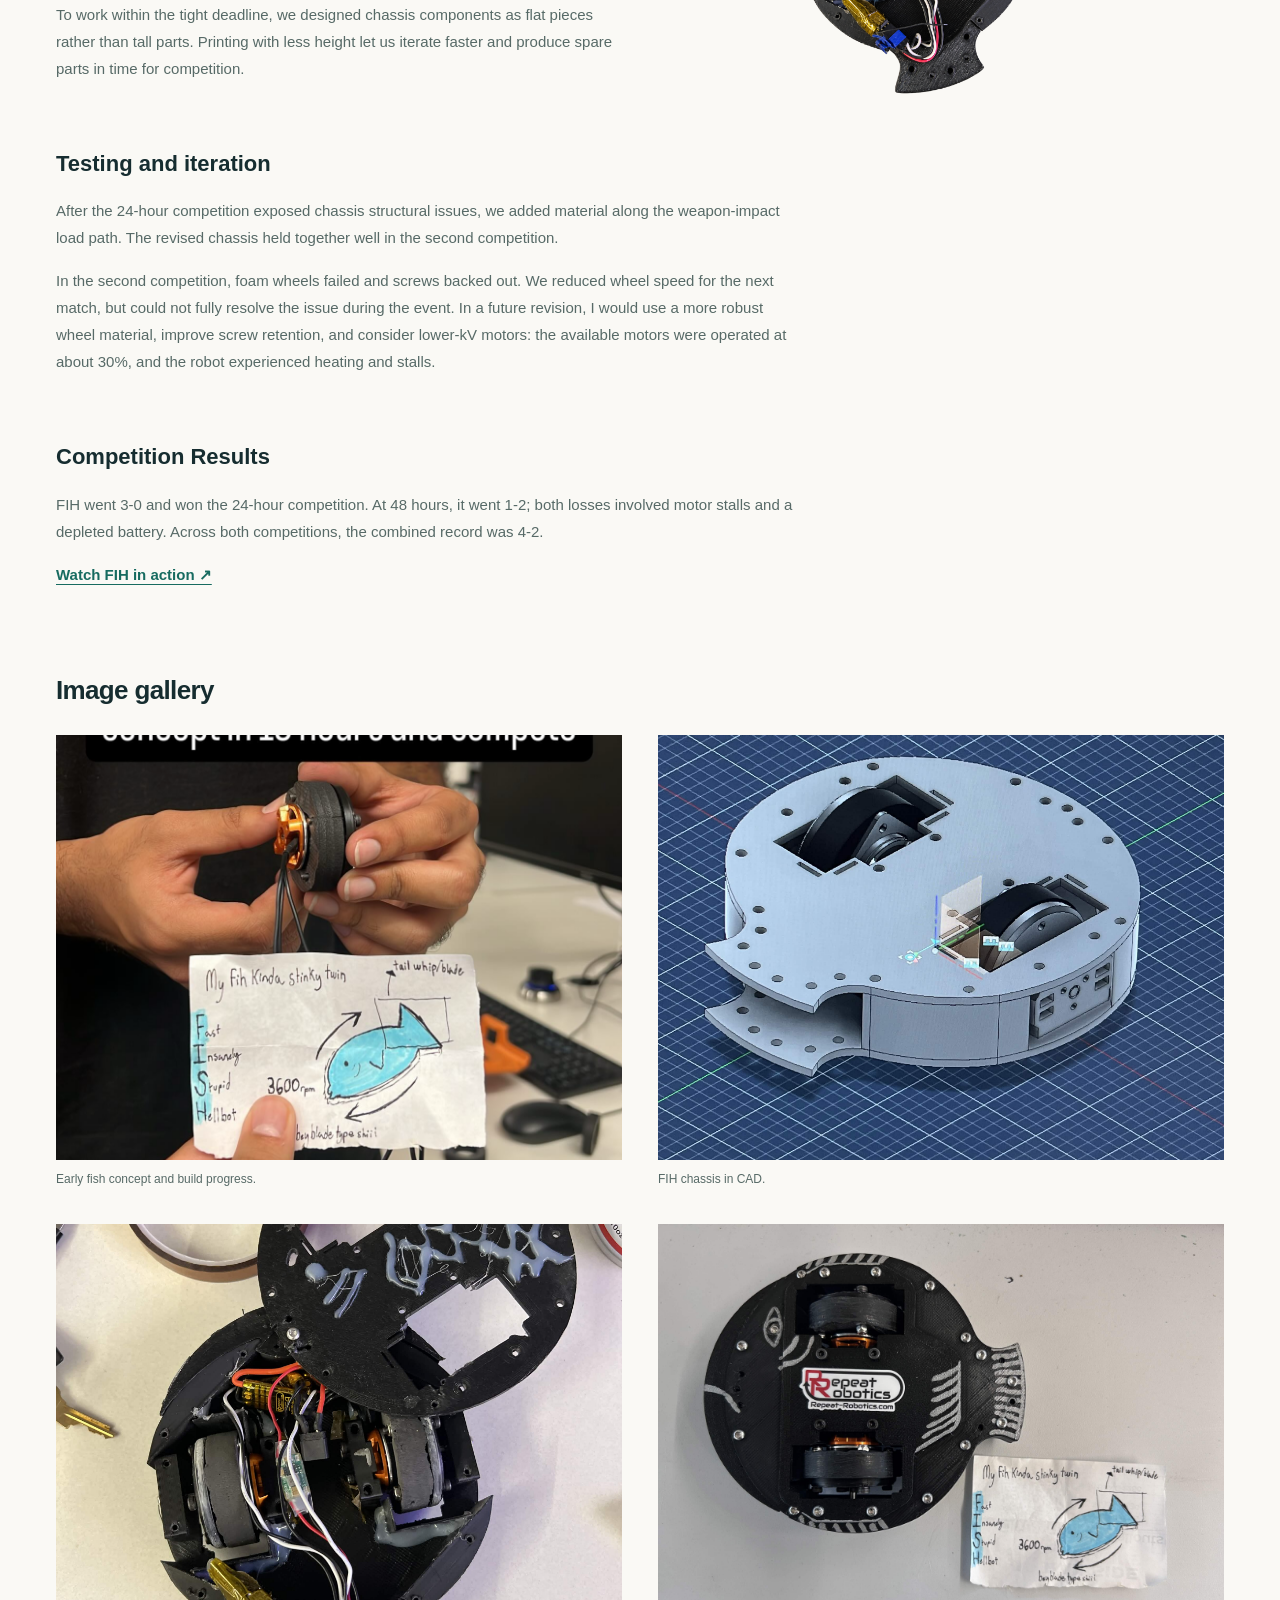
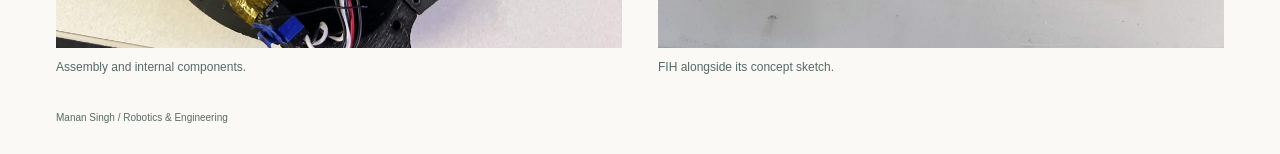
<file: fih.html>
<!doctype html><html lang="en"><head><meta charset="utf-8"><meta name="viewport" content="width=device-width, initial-scale=1"><title>FIH | Manan Singh</title><meta name="description" content="A manually controlled melty-brain plastic antweight developed by a two-person team during a 48-hour Buildathon."><meta property="og:type" content="website"><meta property="og:title" content="FIH | Manan Singh"><meta property="og:description" content="A manually controlled melty-brain plastic antweight developed by a two-person team during a 48-hour Buildathon."><meta name="twitter:title" content="FIH | Manan Singh"><meta name="twitter:description" content="A manually controlled melty-brain plastic antweight developed by a two-person team during a 48-hour Buildathon."><meta property="og:image" content="https://manans.tech/media/fih-finished-cutout-draft.png"><meta name="twitter:card" content="summary_large_image"><meta name="twitter:image" content="https://manans.tech/media/fih-finished-cutout-draft.png"><link rel="stylesheet" href="style.css"></head><body><a class="skip" href="#main">Skip to content</a><header><a class="wordmark" href="index.html">MANAN SINGH<span>ENGINEERING PORTFOLIO</span></a><nav aria-label="Main navigation"><div class="projects-nav"><a href="index.html#work">Projects</a><details><summary aria-label="Show project categories" aria-controls="projects-menu">▾</summary></details><div class="projects-menu" id="projects-menu"><a href="combat-robotics.html">Combat Robotics</a></div></div><a href="documents/resume.pdf">Resume</a><a href="https://www.linkedin.com/in/manansingh18" target="_blank" rel="noopener noreferrer">LinkedIn</a><a href="https://www.youtube.com/@phenom4n4n" target="_blank" rel="noopener noreferrer">YouTube</a><a href="https://www.instagram.com/theboilerbreaker/" target="_blank" rel="noopener noreferrer">Instagram</a></nav></header><main id="main"><div class="project-heading"><a href="index.html#work">← Selected work</a><p class="eyebrow">Combat robotics / Railside Buildathon</p><h1>FIH</h1><p class="project-dates">September 2026</p></div><div class="robot-overview"><figure><div class="robot-image"><img src="media/fih-finished-cutout-draft.png" alt="FIH with its original fish concept sketch." width="1448" height="1086" fetchpriority="high"></div><figcaption>FIH with its original fish concept sketch.</figcaption></figure><aside class="robot-facts"><p class="eyebrow">ROBOT AT A GLANCE</p><dl><div><dt>Type &amp; weight</dt><dd>Melty brain · 1 lb / Plastic antweight</dd></div><div><dt>Version</dt><dd>Buildathon</dd></div><div><dt>Win record (Buildathon)</dt><dd>4-2 · 66.7% winrate</dd></div><div><dt>Competitions (Buildathon)</dt><dd>2 Buildathon competitions</dd></div><div><dt>Energy stored</dt><dd>Unknown</dd></div></dl></aside></div><div class="story"><div class="role-skills"><section class="project-role"><h2>My role</h2><p>Team of two; I led much of the design, focusing on drivetrain and chassis.<br>Kavan Ramaswamy designed the wheel mounting and handled assembly, soldering, and wheel manufacturing.</p></section><aside><h2>Skills used</h2><span class="tag">Fusion 360</span><span class="tag">Rapid prototyping</span><span class="tag">3D printing</span><span class="tag">Laser cutting</span></aside></div><section class="project-section"><div><h2>Design approach</h2><p>At Railside Robotics&#x27; 48-hour Buildathon over Labor Day weekend in September 2026, each team received 1 kg of PLA to build a one-pound plastic antweight. Our two-person team was given a fish-shaped sketch as our assigned design. The challenge was to interpret it and match the drawing as closely and thoughtfully as possible. Because the sketch resembled a melty brain, we chose to make it function as one, competing after 24 hours and again at 48 hours.</p><p>I led much of the design, focusing on the drivetrain and chassis. We used Fusion 360 because Kavan was more proficient in it; although I was more familiar with SolidWorks, I adapted quickly so we could collaborate. Kavan designed the wheel mounting and handled assembly, soldering, and wheel manufacturing.</p></div><figure><img src="media/fih-cad.png" alt="FIH chassis shown in CAD." width="2160" height="2880" loading="lazy"></figure></section><section class="project-section"><div><h2>Building and driving a melty brain</h2><p>A typical melty brain uses a controller to measure rotation and pulse the motors for translation. Without that controller, I manually varied the relative speed of the two drive motors while driving. The approach required estimation, but produced useful translation and let me line up shots.</p><p>Balance was a key challenge. We designed for balance in CAD, then added screws as ballast to adjust the center of gravity. We also designed the PLA motor mounts with enough material around the motors to withstand heat when they stalled; the mounts held up.</p><p>To work within the tight deadline, we designed chassis components as flat pieces rather than tall parts. Printing with less height let us iterate faster and produce spare parts in time for competition.</p></div><figure class="text-height-image"><img src="media/fih-internals-cutout-draft.png" alt="FIH during assembly with its electronics and wheels exposed." width="1086" height="1448" loading="lazy"></figure></section><section class="project-section no-image"><div><h2>Testing and iteration</h2><p>After the 24-hour competition exposed chassis structural issues, we added material along the weapon-impact load path. The revised chassis held together well in the second competition.</p><p>In the second competition, foam wheels failed and screws backed out. We reduced wheel speed for the next match, but could not fully resolve the issue during the event. In a future revision, I would use a more robust wheel material, improve screw retention, and consider lower-kV motors: the available motors were operated at about 30%, and the robot experienced heating and stalls.</p></div></section><section class="project-section no-image"><div><h2>Competition Results</h2><p>FIH went 3-0 and won the 24-hour competition. At 48 hours, it went 1-2; both losses involved motor stalls and a depleted battery. Across both competitions, the combined record was 4-2.</p><p><a class="section-link" href="https://youtu.be/o7JTbXcCTnw" target="_blank" rel="noopener noreferrer">Watch FIH in action ↗</a></p></div></section></div><section class="gallery-section"><h2>Image gallery</h2><div class="gallery"><figure><img src="media/fih-concept.png" alt="Early fish concept and build progress." width="1170" height="2532" loading="lazy"><figcaption>Early fish concept and build progress.</figcaption></figure><figure><img src="media/fih-cad.png" alt="FIH chassis in CAD." width="2160" height="2880" loading="lazy"><figcaption>FIH chassis in CAD.</figcaption></figure><figure><img src="media/fih-internals.png" alt="Assembly and internal components." width="2160" height="2880" loading="lazy"><figcaption>Assembly and internal components.</figcaption></figure><figure><img src="media/fih-finished.png" alt="FIH alongside its concept sketch." width="2880" height="2160" loading="lazy"><figcaption>FIH alongside its concept sketch.</figcaption></figure></div></section></main><footer><span>Manan Singh / Robotics &amp; Engineering</span></footer><script src="navigation.js" defer></script><script src="image-viewer.js" defer></script></body></html>
</file>
<file: style.css>
:root{--ink:#162d30;--muted:#576a67;--paper:#faf9f5;--green:#176b60;--line:#d4ddd6}*{box-sizing:border-box}html{scroll-behavior:smooth}body{margin:0;background:var(--paper);color:var(--ink);font-family:Arial,Helvetica,sans-serif;line-height:1.6}a{color:inherit;text-decoration:none}a:focus-visible{outline:3px solid var(--green);outline-offset:5px}header,main,footer{max-width:1280px;margin:auto;padding-left:56px;padding-right:56px}header{display:flex;justify-content:space-between;align-items:center;padding-top:29px;padding-bottom:24px;border-bottom:1px solid var(--line)}.wordmark{font-size:19px;font-weight:800;letter-spacing:.06em}.wordmark span{display:block;font-size:9px;letter-spacing:.18em;color:var(--muted)}nav{display:flex;align-items:center;gap:30px;font-size:13px}.download{border:1px solid var(--line);padding:10px 16px}.hero{display:grid;grid-template-columns:1fr 1fr;align-items:center;gap:40px;padding:74px 0 90px}.eyebrow{font-size:10px;letter-spacing:.17em;font-weight:700;color:var(--green);margin:0 0 22px}h1{font-size:clamp(40px,5vw,68px);line-height:1.04;letter-spacing:-.055em;margin:0 0 26px;max-width:650px}.lead{font-size:18px;line-height:1.65;color:var(--muted);max-width:490px}.button{display:inline-block;background:var(--green);color:white;padding:13px 20px;font-size:13px;margin-top:23px}.text-link{display:inline-block;font-size:13px;text-decoration:underline;text-underline-offset:5px;margin-left:20px}.hero figure{margin:0;background:#ebece6;padding:22px}.hero img{width:100%;height:350px;object-fit:contain;mix-blend-mode:multiply}figcaption{font-size:10px;color:var(--muted);margin-top:12px}.section-heading{display:flex;justify-content:space-between;align-items:center;border-top:1px solid var(--line);padding:28px 0}.section-heading h2{font-size:25px;letter-spacing:-.025em;margin:0}.section-heading span{font-size:10px;color:var(--muted);letter-spacing:.08em}.projects{display:grid;grid-template-columns:1fr 1fr;gap:36px}.card-image{position:relative;background:#eceee8;height:330px;padding:22px;overflow:hidden}.card-image img{width:100%;height:100%;object-fit:contain;mix-blend-mode:multiply;transition:transform .25s}.project-card:hover img{transform:scale(1.035)}.number{position:absolute;left:18px;top:12px;font-size:11px;color:var(--muted)}.card-meta{display:flex;justify-content:space-between;font-size:10px;text-transform:uppercase;letter-spacing:.08em;margin-top:22px;color:var(--green)}h3{font-size:29px;line-height:1.2;margin:9px 0}.project-card p{font-size:14px;color:var(--muted);max-width:490px}.closing{margin-top:80px;border-top:1px solid var(--line);padding:48px 0 70px}.closing h2{font-size:36px;letter-spacing:-.03em;margin:0}.closing p:not(.eyebrow){color:var(--muted);max-width:560px}.closing .text-link{margin-left:0}footer{border-top:1px solid var(--line);display:flex;justify-content:space-between;gap:30px;padding-top:22px;padding-bottom:28px;font-size:10px;color:var(--muted)}.project-heading{padding:48px 0 25px}.project-heading>a{font-size:12px}.project-heading .eyebrow{margin-top:35px}.project-hero{height:440px;padding:24px;background:#eceee8}.project-hero img{width:100%;height:100%;object-fit:contain;mix-blend-mode:multiply}.metrics{display:grid;grid-template-columns:repeat(3,1fr);padding:30px 0;border-bottom:1px solid var(--line)}.metrics strong{display:block;font-size:32px;color:var(--green)}.metrics span{font-size:12px;color:var(--muted)}.story{display:grid;grid-template-columns:2fr 1fr;gap:90px;padding-top:30px}.story h2{font-size:22px;margin:24px 0 10px}.story p{font-size:15px;color:var(--muted)}.tag{display:inline-block;border:1px solid var(--line);padding:5px 10px;font-size:11px;margin:0 5px 7px 0}.note{border-top:1px solid var(--line);padding-top:20px;font-size:12px!important}.gallery{display:grid;grid-template-columns:1fr 1fr;gap:36px;margin-top:30px}.gallery figure{margin:0}.gallery img{width:100%;height:300px;object-fit:contain;background:#eceee8}.source{font-size:10px;color:var(--muted);margin:40px 0}.skip{position:absolute;left:10px;top:-100px;background:white;padding:10px;z-index:2}.skip:focus{top:5px}@media(max-width:760px){header,main,footer{padding-left:22px;padding-right:22px}nav{gap:12px;font-size:11px}.wordmark{font-size:14px}.wordmark span{font-size:7px}.hero{grid-template-columns:1fr;padding:45px 0;gap:32px}.hero img{height:280px}.projects,.story,.gallery{grid-template-columns:1fr;gap:25px}.section-heading{align-items:flex-start;gap:15px}.section-heading span{max-width:90px}.section-heading h2{font-size:23px}.card-image{height:280px}.text-link{margin-left:12px}.project-hero{height:290px}.metrics strong{font-size:24px}.metrics span{font-size:10px}.story{padding-top:10px}footer{flex-direction:column;gap:8px}.closing{margin-top:45px}.gallery img{height:260px}}@media(prefers-reduced-motion:reduce){html{scroll-behavior:auto}.card-image img{transition:none}}

/* Personal site navigation: wrap cleanly on small screens. */
header{gap:24px}nav{flex-wrap:wrap;justify-content:flex-end;gap:22px}nav a{white-space:nowrap}nav a:hover{color:var(--green);text-decoration:underline;text-underline-offset:5px}@media(max-width:760px){header{align-items:flex-start;flex-direction:column;gap:18px}nav{justify-content:flex-start;gap:12px 22px;width:100%}}

/* Combat robot template: image left, competition facts right. */
.robot-overview{display:grid;grid-template-columns:minmax(0,1.5fr) minmax(260px,1fr);gap:52px;align-items:center;padding-bottom:30px;border-bottom:1px solid var(--line)}
.robot-overview figure{margin:0}.robot-image{height:390px;background:#eceee8;padding:24px}.robot-image img{width:100%;height:100%;object-fit:contain;mix-blend-mode:multiply}.robot-facts dl{margin:0}.robot-facts dl>div{padding:17px 0;border-bottom:1px solid var(--line)}.robot-facts dt{font-size:11px;color:var(--muted);text-transform:uppercase;letter-spacing:.1em}.robot-facts dd{font-size:24px;font-weight:700;line-height:1.3;margin:7px 0 0}.robot-facts .eyebrow{margin-bottom:5px}.project-role{padding-bottom:15px;border-bottom:1px solid var(--line)}
/* Keep the title compact and align every combat robot overview to one height. */
.project-heading{padding:28px 0 30px}
.project-heading>a{display:inline-block}
.project-heading .eyebrow{margin:20px 0 12px}
.project-heading h1{margin-bottom:0}
.robot-overview{--overview-height:440px;align-items:start}
.robot-overview>figure{min-width:0}
.robot-image{height:var(--overview-height)}
.robot-facts{height:var(--overview-height);display:flex;flex-direction:column;min-width:0}
.robot-facts .eyebrow{flex:none;margin:0 0 10px}
.robot-facts dl{flex:1;min-height:0;display:grid;grid-auto-rows:minmax(0,1fr);overflow:auto}
.robot-facts dl>div{padding:10px 0;display:flex;flex-direction:column;justify-content:center;min-width:0}
.robot-facts dd{font-size:clamp(18px,1.75vw,24px);overflow-wrap:anywhere;margin-top:5px}
@media(max-width:760px){
  .project-heading{padding:24px 0}
  .project-heading .eyebrow{margin-top:16px}
  .robot-overview{--overview-height:360px;grid-template-columns:1fr;gap:24px}
  .robot-facts dd{font-size:20px}
  .robot-facts dl>div{padding:8px 0}
}

/* Narrative sections pair text with an image, stacking on smaller screens. */
.story{display:block}
.story>aside{margin-top:30px;padding-top:20px;border-top:1px solid var(--line)}
.project-role{padding:0 0 24px}
.project-section{display:grid;grid-template-columns:minmax(0,1fr) minmax(0,1fr);gap:52px;align-items:center;padding:36px 0;border-bottom:1px solid var(--line)}
.project-section h2{margin:0 0 16px}
.project-section p{margin:0 0 16px;line-height:1.8}
.project-section b{color:var(--ink);font-weight:700}
.project-section figure{margin:0;background:#fff;padding:18px}
.project-section img{display:block;width:100%;height:360px;object-fit:contain}
.section-image-slot{height:300px;border:1px dashed var(--line);background:#f0f1eb;display:flex;align-items:center;justify-content:center;flex-direction:column;color:var(--muted);gap:8px}
.section-image-slot span{font-size:14px}.section-image-slot small{font-size:11px}
@media(max-width:760px){.project-section{grid-template-columns:1fr;gap:22px;padding:28px 0}.project-section img{height:290px}.section-image-slot{height:240px}}

/* Group role and skills together; use whitespace rather than divider rules. */
.role-skills{display:grid;grid-template-columns:minmax(0,1fr) minmax(0,1fr);gap:52px;align-items:start;padding:12px 0 20px}
.role-skills h2{margin:0 0 14px}.role-skills .project-role{padding:0}
header,footer,.section-heading,.closing,.robot-overview,.robot-facts dl>div,.project-role,.project-section,.metrics,.note,.story>aside{border:0}
@media(max-width:760px){.role-skills{grid-template-columns:1fr;gap:24px}}

/* This illustration takes its height from the adjacent text, not the image. */
.project-section figure.text-height-image{position:relative;align-self:stretch;min-height:0;padding:0;background:transparent}
.project-section figure.text-height-image img{position:absolute;inset:0;width:100%;height:100%;object-fit:contain}
@media(max-width:760px){.project-section figure.text-height-image{height:auto}.project-section figure.text-height-image img{position:static;height:auto;max-height:320px}}

/* Multiple illustrations share the space beside a project section. */
.project-section figure:not(.text-height-image):has(img + img){display:grid;grid-template-columns:1fr 1fr;gap:12px;align-items:center;background:transparent;padding:0}
.project-section figure:not(.text-height-image):has(img + img) img{height:240px;object-fit:contain}
@media(max-width:760px){.project-section figure:not(.text-height-image):has(img + img) img{height:170px}}
.section-link{color:var(--green);font-weight:700;text-decoration:underline;text-underline-offset:4px}
.gallery-section{padding-top:42px}.gallery-section h2{font-size:26px;letter-spacing:-.025em;margin:0}.gallery-section .gallery{margin-top:24px}.gallery-section img{object-fit:contain}.gallery-section figcaption{font-size:12px;line-height:1.5}

/* Full-width site header and compact project spacing. */
body>header{max-width:none;margin:0;padding:20px max(56px,calc((100% - 1168px)/2));background:#176b60;color:#fff}
body>header .wordmark span{color:#d4e8df}
body>header nav a:hover{color:#fff;text-decoration-color:#fff}
.project-heading{padding-top:12px}
.robot-overview{padding-bottom:10px}
.story{padding-top:10px}
.role-skills{padding-top:0;padding-bottom:8px}
.project-section{padding-top:24px;padding-bottom:24px}
@media(max-width:760px){body>header{padding:16px 22px}.project-heading{padding-top:12px}.project-section{padding-top:20px;padding-bottom:20px}}

/* Compact project heading and edge-to-edge project photography. */
.project-heading{padding-bottom:12px}
.project-heading .eyebrow{margin-top:8px;margin-bottom:8px}
.project-section figure:not(.text-height-image){background:transparent;padding:0}
.project-section figure:not(.text-height-image) img{background:transparent}
.gallery-section .gallery img{display:block;width:100%;height:auto;aspect-ratio:4 / 3;object-fit:cover;background:transparent}
@media(max-width:760px){.project-heading{padding-bottom:12px}.project-heading .eyebrow{margin-top:8px}}
.closing{margin-top:30px;padding-top:25px}
@media(max-width:760px){.closing{margin-top:25px;padding-top:20px}}
.project-section.no-image{grid-template-columns:minmax(0,1fr)}
.project-section.no-image>div{max-width:740px}

/* Project category menu works on hover, keyboard focus, and touch. */
.projects-nav{position:relative;display:flex;align-items:center;gap:4px}
.projects-nav details{position:static}
.projects-nav summary{list-style:none;cursor:pointer;padding:4px;line-height:1}
.projects-nav summary::-webkit-details-marker{display:none}
.projects-nav summary:focus-visible{outline:2px solid white;outline-offset:3px}
.projects-menu{display:none;position:absolute;top:100%;left:-14px;min-width:190px;padding:8px;background:#12564d;z-index:10;box-shadow:0 8px 20px #102e2b30}
.projects-menu a{display:block;padding:10px 12px;color:#fff}
.projects-nav:hover .projects-menu,.projects-nav:focus-within .projects-menu,.projects-nav details[open] .projects-menu{display:block}
.category-projects{padding:10px 0 70px}
.projects-nav details[open] + .projects-menu{display:block}

/* Align project navigation and section label across the same row. */
.project-heading{display:grid;grid-template-columns:minmax(0,1fr) minmax(0,1fr);align-items:center;column-gap:20px;row-gap:10px}
.project-heading>a{justify-self:start}
.project-heading>.eyebrow{justify-self:end;text-align:right;margin:0}
.project-heading>h1,.project-heading>.lead,.project-heading>p:not(.eyebrow){grid-column:1 / -1}
.project-heading>.lead{max-width:none}
.closing p:not(.eyebrow){max-width:none}

/* Expand the header itself for the project category menu. */
.project-card p{max-width:none}
body>header{position:relative;transition:padding-bottom .18s ease}
body>header:has(.projects-nav:hover),body>header:has(.projects-nav:focus-within),body>header:has(.projects-nav details[open]){padding-bottom:68px}
.projects-menu{top:calc(100% + 20px);left:0;min-width:180px;padding:0;background:transparent;box-shadow:none}
.projects-menu a{padding:8px 0;color:#fff}
@media(max-width:760px){body>header:has(.projects-nav:hover),body>header:has(.projects-nav:focus-within),body>header:has(.projects-nav details[open]){padding-bottom:65px}.projects-menu{top:calc(100% + 12px)}}
@media(prefers-reduced-motion:reduce){body>header{transition:none}}
.projects-nav::after{content:"";position:absolute;left:0;top:100%;width:180px;height:20px}

/* Project image viewer */
.image-expand{display:block;width:100%;height:100%;padding:0;border:0;background:transparent;cursor:zoom-in}
.image-expand:focus-visible{outline:3px solid var(--green);outline-offset:4px}
.project-section figure.text-height-image .image-expand{position:absolute;inset:0}
.project-section figure.text-height-image .image-expand img{position:static}
.image-viewer{position:fixed;max-width:none;max-height:none;width:100%;height:100%;padding:32px;border:0;background:transparent;overflow:auto;color:#fff}
.image-viewer::backdrop{background:rgba(4,15,16,.88)}
.image-viewer[open]{display:flex;justify-content:center;align-items:center}
.image-viewer figure{margin:auto;display:flex;flex-direction:column;align-items:center;max-width:min(95vw,1400px)}
.image-viewer figure img{display:block;max-width:100%;max-height:80vh;width:auto;height:auto;object-fit:contain}
.image-viewer figcaption{margin-top:14px;color:#fff;font-size:14px;text-align:center}
.image-viewer figcaption[hidden]{display:none}
.image-viewer-close{position:fixed;top:16px;right:22px;border:0;background:transparent;color:#fff;font-size:38px;line-height:1;cursor:pointer;z-index:1}
.image-viewer-close:focus-visible{outline:2px solid #fff;outline-offset:4px}
@media(max-width:760px){.project-section figure.text-height-image .image-expand{position:static;height:auto}.image-viewer{padding:48px 16px 20px}.image-viewer figure img{max-height:75vh}}
.projects-nav::after{width:100%}
.project-section figure:has(.image-expand + .image-expand){display:grid;grid-template-columns:1fr 1fr;gap:12px;align-items:center;background:transparent;padding:0}
.project-section figure:has(.image-expand + .image-expand) .image-expand{height:240px}
.project-section figure:has(.image-expand + .image-expand) img{height:100%;object-fit:contain}
@media(max-width:760px){.project-section figure:has(.image-expand + .image-expand) .image-expand{height:170px}}
body.image-viewer-open{overflow:hidden}
.image-viewer figure img{transform-origin:center center;will-change:transform}
.image-viewer figure{overflow:visible}
/* Gallery buttons follow the image height so captions remain in normal flow. */
.gallery-section .image-expand{height:auto;aspect-ratio:4 / 3}
.gallery-section .image-expand img{height:100%;aspect-ratio:auto}
.gallery-section figcaption{margin-top:10px}
.gallery-section{padding-bottom:48px}
.gallery-section{padding-bottom:12px}
@media (prefers-reduced-motion: no-preference){.image-viewer figure img{transition:transform 120ms ease-out}}
/* Keep the final content-to-footer spacing consistent on every page. */
.closing,.category-projects,.gallery-section{padding-bottom:12px}
.project-heading>.project-dates{grid-column:1 / -1;margin:0;color:var(--muted);font-size:14px;letter-spacing:.02em}

.project-section figure.manufacturing-images:has(.image-expand + .image-expand){grid-template-columns:1fr 1fr}
.project-section figure.manufacturing-images .image-expand:last-child{grid-column:1 / -1;height:200px}
.project-section figure.results-photo .image-expand{display:block;width:100%;aspect-ratio:16 / 9;overflow:hidden}
.project-section figure.results-photo .image-expand img{width:100%;height:100%;object-fit:cover;object-position:center 66%}

.project-section figure:has(.section-image-item){display:grid;grid-template-columns:repeat(2,minmax(0,1fr));gap:12px;align-items:start}
.project-section .section-image-item .image-expand{height:240px}
.project-section .section-image-item img{height:100%;object-fit:contain}
.project-section .section-image-item figcaption{font-size:12px;line-height:1.5;margin-top:8px}
@media(max-width:760px){.project-section .section-image-item .image-expand{height:170px}}

.closing .eyebrow{margin-bottom:8px}

/* Reserve the same scrollbar space on short and long pages. */
html{overflow-y:scroll}
/* Keep the header stable and the navigation usable at narrow widths. */
body>header{transition:none}
@media(max-width:760px){body>header{align-items:flex-start;flex-direction:column;gap:14px}body>header nav{width:100%;justify-content:flex-start;flex-wrap:wrap;gap:10px 18px}}
.image-viewer{overscroll-behavior:contain}
.image-viewer-controls{position:fixed;top:18px;left:22px;display:flex;gap:8px;z-index:1}
.image-viewer-controls button{min-width:44px;min-height:44px;padding:6px 12px;border:1px solid #fff;background:#162d30;color:#fff;cursor:pointer;font-size:16px}
.image-viewer-controls button:hover{background:#176b60}
.image-viewer-controls button:focus-visible{outline:3px solid white;outline-offset:3px}

/* Homepage contact strip */
.closing.homepage-contact{display:flex;align-items:center;justify-content:space-between;flex-wrap:wrap;gap:16px 24px;margin-top:40px;padding:24px 0;border-top:1px solid var(--line)}
.homepage-contact h2{font-size:24px;line-height:1.25;margin:0 0 5px}
.homepage-contact .section-link{font-weight:400;overflow-wrap:anywhere}
.homepage-contact .button{margin:0}
.homepage-contact .button:hover{background:var(--ink)}

/* Keep project cards and technical images readable on phones. */
.card-meta{align-items:baseline;gap:10px}
.card-meta span:last-child{flex:none;white-space:nowrap}
@media(max-width:760px){
  .robot-facts{height:auto}
  .robot-facts dl{grid-template-columns:repeat(2,minmax(0,1fr));grid-auto-rows:auto;gap:0 16px;overflow:visible}
  .robot-facts dl>div{justify-content:flex-start}
  .project-section figure:not(.text-height-image):not(:has(.image-expand + .image-expand))>.image-expand:not(.results-photo .image-expand){height:auto}
  .project-section figure:not(.text-height-image):not(:has(.image-expand + .image-expand)):not(.results-photo)>.image-expand img{height:auto;max-height:290px}
  .project-section figure:has(.section-image-item){grid-template-columns:1fr}
  html:has(meta[property="og:title"][content^="FIH |"]) .gallery-section .image-expand img{object-fit:contain}
}
</file>
